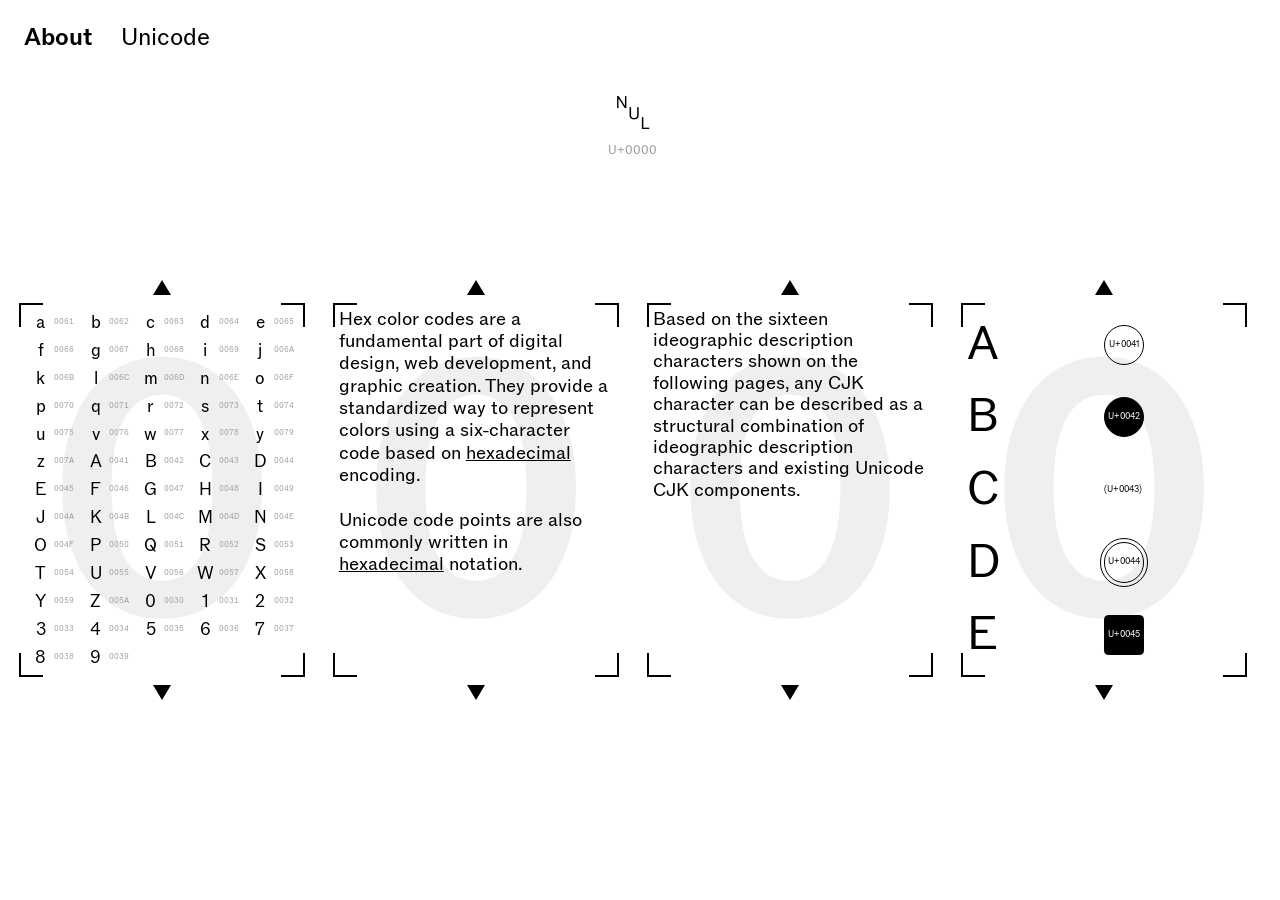
<file: index.html>
<!DOCTYPE html>
<html lang="en">
<head>
  <meta charset="UTF-8">
  <meta name="viewport" content="width=device-width, initial-scale=1.0">
  <title>Content</title>
  <link rel="stylesheet" href="fonts/abc-rom.css">
  <style>
    @font-face {
      font-family: "A-side Inside I";
      src: url("fonts/A-sideInsideI.ttf") format("truetype");
      font-weight: 400;
      font-style: normal;
      font-display: swap;
    }
    @font-face {
      font-family: "A-side Inside II";
      src: url("fonts/A-sideInsideII.ttf") format("truetype");
      font-weight: 400;
      font-style: normal;
      font-display: swap;
    }
    * { box-sizing: border-box; }

    body {
      margin: 0;
      background: #fff;
      color: #000;
      font-family: "ABC ROM", sans-serif;
      font-weight: 500;
    }

    .content-page {
      position: relative;
      min-height: 100vh;
      min-height: 100svh;
      min-height: max(100svh, 376px);
    }

    .circles {
      position: absolute;
      top: 32px;
      left: 32px;
      display: flex;
      flex-direction: column;
      gap: 7px;
      margin: 0;
      padding: 0;
      list-style: none;
      transform:;
      transform-origin: top left;
      z-index: 3;
    }

    .content-item {
      position: relative;
    }

    .item-label {
      font-weight: 500;
      text-align: left;
      font-size: 24px;
      line-height: 1.2;
      white-space: nowrap;
    }

    .numbered-label {
      display: grid;
      grid-template-columns: 1ch auto;
      column-gap: 0.75em;
    }

    .circle {
      display: block;
      width: 17px;
      height: 17px;
      border: 2px solid #000;
      border-radius: 50%;
    }

    .corner-frame {
      position: absolute;
      top: 50%;
      left: 50%;
      transform: translate(-50%, -50%);
      width: 650px;
      height: 850px;
      background: transparent;

    }

    .frame-corner {
      position: absolute;
      width: 24px;
      height: 24px;
      border: 0 solid #000;
    }

    .top-left { top: 0; left: 0; border-top-width: 2px; border-left-width: 2px; }
    .top-right { top: 0; right: 0; border-top-width: 2px; border-right-width: 2px; }
    .bottom-left { bottom: 0; left: 0; border-bottom-width: 2px; border-left-width: 2px; }
    .bottom-right { bottom: 0; right: 0; border-bottom-width: 2px; border-right-width: 2px; }

    .frame-triangle {
      position: absolute;
      background: #000;
    }

    .triangle-top, .triangle-bottom {
      width: 25px;
      height: 21.650635px;
      left: 50%;
      transform: translateX(-50%);
    }

    .triangle-top {
      bottom: calc(100% + 20px);
      clip-path: polygon(50% 0, 100% 100%, 0 100%);
    }

    .triangle-bottom {
      top: calc(100% + 20px);
      clip-path: polygon(0 0, 100% 0, 50% 100%);
    }

    .triangle-left, .triangle-right {
      width: 21.650635px;
      height: 25px;
      top: 50%;
      transform: translateY(-50%);
    }

    .triangle-left {
      right: calc(100% + 20px);
      clip-path: polygon(0 50%, 100% 0, 100% 100%);
    }

    .triangle-right {
      left: calc(100% + 20px);
      clip-path: polygon(0 0, 100% 50%, 0 100%);
    }

    button { font: inherit; color: inherit; cursor: pointer; }
    .directory-button {
      border: 0;
      padding: 0;
      background: none;
      display: grid;
      grid-template-columns: 17px auto;
      column-gap: calc(50px / 3);
      align-items: start;
    }
    .view-toggle { display: block; margin-bottom: 28.8px; }
    .directory-button .circle { margin-top: calc((24px * 1.2 - 17px) / 2); }
    .directory-button[aria-current="page"] .circle,
    .directory-button:hover .circle,
    .directory-button:focus-visible .circle { background: #000; }
    .circle { transition: background-color 150ms ease; }
    .about-page {
      position: absolute;
      inset: 0;
      z-index: 2;
      background: white;
      overflow-y: auto;
      overscroll-behavior: contain;
      transform: translateY(-100%);
      visibility: hidden;
      transition: transform 500ms ease-in-out, visibility 0s 500ms;
    }
    .about-body {
      margin-left: 25%;
      width: 75%;
      padding: 32px 32px 32px 0;
      font-family: "ABC ROM", sans-serif;
      font-weight: 500;
      font-size: 6.5vw;
      line-height: 1;
      overflow-wrap: break-word;
      -webkit-hyphens: none;
      hyphens: none;
    }
    .about-body p { margin: 0 0 0.5em; }
    .about-body p:last-child { margin-bottom: 0; }
    .content-page.is-about .about-page {
      transform: translateY(0);
      visibility: visible;
      transition-delay: 0s;
    }
    .content-page.is-about .section-entry { visibility: hidden; }
    @media (prefers-reduced-motion: reduce) {
      .about-page, .circle { transition: none; }
    }
    .frame-triangle { border: 0; padding: 0; }
    .frame-triangle:disabled { opacity: .2; cursor: default; }
    button:focus-visible, a:focus-visible { outline: 2px solid #777; outline-offset: 5px; }
    .page-viewport { position: absolute; inset: 0; overflow: hidden; }
    .page-sheet { position: absolute; inset: 0; }
    .page-content { position: absolute; inset: 0; background: transparent; height: 100%; padding: clamp(20px, 5vw, 56px) 10px; overflow: auto; display: flex; flex-direction: column; }
    .unicode-intro { margin: 0; font-size: 36px; line-height: 1.2; font-weight: 400; color: #000; }
    .more-info { margin-top: 1.2em; padding-top: 0; flex-shrink: 0; font-size: 36px; line-height: 1.2; font-weight: 400; color: #000; overflow-wrap: anywhere; }
    .more-info[hidden] { display: none; }
    .more-info a { color: #000; }
    .corner-frame { container-type: inline-size; }
    .page-content.is-character-table { padding: 32px 10px 10px; overflow: hidden; background: transparent; }
    .is-character-table .page-body { height: 100%; min-height: 0; }
    .character-chart { height: 100%; display: flex; flex-direction: column; font-weight: 400; background: transparent; }
    .character-table { width: 100%; height: 100%; table-layout: fixed; border-collapse: collapse; }
    .character-table tr { height: calc(100% / 19); }
    .character-table td { border: 0; padding: 0; vertical-align: middle; }
    .character-cell { display: flex; align-items: center; justify-content: center; gap: 1cqw; padding: 0.35cqw; white-space: nowrap; }
    .character-glyph { font-size: 6cqw; line-height: 1; text-align: center; flex: 0 0 1.2em; }
    .character-code { font-size: 1.8cqw; line-height: 1; color: #999; font-variant-numeric: tabular-nums; flex: 0 0 4ch; }
    .self-alphanumeric:not(.self-font-comparison) .character-code { font-size: 2.16cqw; }
    .self-alphanumeric .character-table tr { height: calc(100% / 13); }
    .self-font-comparison .character-glyph { font-family: "A-side Inside I"; font-size: 6.25cqw; font-weight: 400; order: 2; color: #999; }
    .self-font-comparison .character-code { font-size: 4.05cqw; flex-basis: 1.2ch; order: 1; color: #000; }
    .page-content.is-self-process { padding: 32px 10px 10px; overflow: hidden; }
    .is-self-process .page-body { height: 100%; min-height: 0; }
    .self-process { display: grid; grid-template-rows: repeat(4, minmax(0, 1fr)); row-gap: 4cqw; height: 100%; font-weight: 400; color: #000; }
    .process-row { position: relative; display: grid; grid-template-columns: minmax(0, 1fr) 6cqw minmax(0, 1fr); align-items: center; }
    .self-process:not(.self-process-xyz) .process-row:not(:last-child)::after { content: ""; position: absolute; left: calc((100% - 6cqw) / 4); bottom: -2cqw; transform: translate(-50%, 50%); width: 3.6cqw; height: 2.7cqw; background: #999; clip-path: polygon(0 0, 100% 0, 50% 100%); }
    .self-process:not(.self-process-xyz) .process-row:nth-child(3)::after { display: none; }
    .self-process:not(.self-process-xyz) .process-row:nth-child(4)::before { content: ""; position: absolute; top: calc(-2cqw - 1px); left: 50%; transform: translateX(-50%); width: 75cqw; height: 2px; background: #000; }
    .process-item { display: flex; align-items: center; justify-content: center; font-size: 22cqw; line-height: 1; }
    .process-inside-i { font-family: "A-side Inside I"; }
    .process-inside-ii { font-family: "A-side Inside II"; }
    .process-digits { display: grid; grid-template-columns: repeat(2, max-content); grid-template-rows: repeat(2, max-content); gap: 0; align-items: center; justify-items: center; justify-self: center; width: max-content; height: auto; font-size: 10cqw; line-height: 1.2; }
    .process-arrow { display: block; width: 2.7cqw; height: 3.6cqw; background: #999; clip-path: polygon(0 0, 100% 50%, 0 100%); justify-self: center; }
    .self-process-xyz { grid-template-rows: repeat(3, minmax(0, 1fr)); row-gap: 0; }
    .self-process-xyz .process-row::before { display: none; }
    .self-derivation { width: calc(100% - 40px); margin-inline: auto; display: grid; grid-template-rows: repeat(4, minmax(0, 1fr)); height: 100%; color: #000; font-weight: 400; }
    .derivation-row { position: relative; display: grid; grid-template-columns: repeat(2, minmax(0, 1fr)); align-items: center; }
    .derivation-glyph { display: flex; align-items: center; justify-content: flex-start; padding-left: 20px; font-size: 18cqw; line-height: 1; }
    .derivation-row:nth-child(-n+2) .derivation-glyph { font-size: 13.5cqw; }
    .derivation-row:nth-child(n+3) .derivation-glyph { font-size: 22.5cqw; }
    .derivation-label { text-align: left; font-size: 3.2cqw; line-height: 1.15; }
    .derivation-row:not(:last-child)::after { content: ""; position: absolute; left: var(--derivation-arrow-x, 8cqw); bottom: 0; transform: translate(-50%, 50%); width: 3.6cqw; height: 2.7cqw; background: #999; clip-path: polygon(0 0, 100% 0, 50% 100%); }
    .self-nested { height: 100%; display: flex; align-items: center; justify-content: center; font-family: "ABC ROM", sans-serif; font-weight: 400; }
    .nested-box { display: grid; grid-template-columns: repeat(2, minmax(0, 1fr)); grid-template-rows: repeat(2, minmax(0, 1fr)); border: var(--nested-stroke) solid #000; padding: var(--nested-space); gap: var(--nested-space); min-width: 0; min-height: 0; }
    .nested-root { width: 90cqw; height: 104.4cqw; }
    .nested-digit { display: block; min-width: 0; min-height: 0; }
    .nested-digit svg { display: block; width: 100%; height: 100%; overflow: visible; }
    .nested-digit text { font-family: "A-side Inside I"; font-size: 100px; font-weight: 400; fill: #000; }
    .self-poster { height: 100%; color: #000; font-family: "ABC ROM", sans-serif; font-weight: 400; }
    .message-poster { display: grid; grid-template-rows: repeat(5, 0.9em); align-content: start; font-size: 19cqw; line-height: 0.9; }
    .poster-line { display: flex; align-items: center; white-space: nowrap; }
    .poster-inside-i { font-family: "A-side Inside I"; }
    .poster-inside-ii { font-family: "A-side Inside II"; }
    .message-poster-i { font-size: 18cqw; }
    @font-face { font-family: "IDS"; src: url("fonts/IDS.otf") format("opentype"); font-weight: 400; font-style: normal; }
    .ids-description { height: 100%; display: flex; flex-direction: column; font-family: "ABC ROM", sans-serif; font-size: 3cqw; font-weight: 400; line-height: 1.1; }
    .ids-description p { margin: 0 0 1em; }
    .ids-description-title { font-size: inherit; }
    .ids-description-list { flex: 1; display: grid; grid-template-rows: repeat(12, 1fr); }
    .ids-description-row { display: grid; grid-template-columns: 20% 30% 50%; gap: 0; align-items: center; }
    .ids-description-symbol { font-family: "PingFang SC", "Noto Sans CJK SC", sans-serif; font-size: inherit; }
    .ids-description-row > span:nth-child(2) { text-align: center; justify-self: center; transform: translateX(-70px); }
    .ids-description-row > span:nth-child(3) { padding-left: 0; }
    .ids-description > p { margin-left: 50%; font-size: inherit; }
    .ids-half { overflow: hidden !important; }
    @font-face { font-family: "Hanyi Qihei"; src: url("fonts/Hanyi-Qihei-Book.otf") format("opentype"); font-weight: 400; }
    .ids-examples { height: 100%; display: grid; grid-template-columns: 1fr 1fr; grid-auto-rows: 1fr; gap: 2cqw 4cqw; }
    .ids-examples-lined .ids-example { width: 80%; justify-self: center; padding-bottom: 1cqw; }
    .ids-examples-lined .ids-example:nth-last-child(2)::after { display: none; }
    .ids-examples-lined { column-gap: 0; position: relative; }
    .ids-examples-lined .ids-example:nth-child(odd) { position: relative; }
    .ids-examples-lined .ids-example:nth-child(odd)::after { content: ""; position: absolute; left: -12.5%; width: 250%; height: 1px; background: #ddd; bottom: 0; }
    .ids-flow { height: 100%; display: flex; flex-direction: column; justify-content: space-evenly; }
    .draft-chart { height: 100%; display: grid; grid-template-rows: repeat(5, 1fr); font-family: "ABC ROM", "Hanyi Qihei", sans-serif; font-weight: 400; }
    .draft-row { display: grid; grid-template-columns: 1fr 1fr; align-items: center; }
    .draft-original { font-size: 16cqw; }
    .draft-result { display: flex; flex-direction: column; align-items: flex-start; font-size: 12cqw; line-height: 1; }
    .draft-code { font-size: 3cqw; line-height: 1; white-space: nowrap; }
    .draft-badge { width: 14cqw; height: 14cqw; display: flex; align-items: center; justify-content: center; border: 1px solid #000; border-radius: 50%; font-size: 3cqw; }
    .draft-badge.filled { background: #000; color: #fff; }
    .draft-badge.double { outline: 1px solid #000; outline-offset: 3px; }
    .draft-badge.square { border-radius: 1.5cqw; }
    .draft-scribble { width: 14cqw; height: 10cqw; fill: none; stroke: #000; stroke-width: 4; stroke-linecap: round; stroke-linejoin: round; }
    .draft-alternate { display: flex; align-items: flex-end; position: relative; padding-left: 2cqw; }
    .draft-alternate .draft-code { writing-mode: vertical-rl; transform: rotate(180deg); font-size: 2cqw; position: absolute; left: 0; bottom: var(--code-bottom, 0px); line-height: 1; }
    .draft-alternate .alternate-glyph { font-size: 16cqw; line-height: 1; }
    .ids-example { display: grid; grid-template-columns: 1fr 1fr 2fr; gap: 1cqw; align-items: center; font-family: "ABC ROM", "Hanyi Qihei", sans-serif; font-weight: 400; font-size: 6cqw; line-height: 1; }
    .ids-components { display: flex; justify-content: space-between; align-items: center; min-width: 0; }
    .ids-example span { white-space: nowrap; }
    .ids-operator { width: 1em; height: 1em; fill: none; stroke: black; stroke-width: 3; stroke-dasharray: 8 6; }
    .ids-flow { font-family: "IDS"; font-weight: 400; font-size: 9cqw; line-height: 1; letter-spacing: normal; text-align: left; }
    .ids-justified { position: relative; display: block; font-size: 9cqw; line-height: 1; padding: 0; }
    .ids-justified > div { text-align: justify; text-align-last: justify; }
    .ids-justified > .ids-letter-row { display: flex; justify-content: space-between; }
    .ids-justified > .ids-specimen-label { position: absolute; top: 66.666%; left: 0; text-align: left; text-align-last: left; font-size: 9cqw; }
    .ids-flow > div { min-height: 1em; white-space: pre-wrap; overflow-wrap: anywhere; }
    .ids-specimen { display: block; width: 100%; height: 100%; overflow: visible; }
    .page-content.is-ids-page { padding: 32px 10px 10px; overflow: hidden; }
    .is-ids-page .page-body { height: 100%; min-height: 0; }
    .ids-intro { font-family: "ABC ROM", sans-serif; font-weight: 400; font-size: 36px; line-height: 1.2; }
    .ids-intro h2 { font-size: inherit; font-weight: 400; margin: 0 0 1em; }
    .ids-intro p { margin: 0 0 1em; }
    .ids-intro img { display: block; width: 100%; height: auto; }
    .design-credit { position: fixed; left: 32px; bottom: 24px; z-index: 4; margin: 0; font-family: "ABC ROM", sans-serif; font-size: 14px; font-weight: 400; }
    .hex-demonstration { height: calc(100% - 10px); margin-top: 10px; display: flex; flex-direction: column; justify-content: flex-start; gap: 4cqw; font-family: "ABC ROM", sans-serif; font-weight: 400; font-size: 11cqw; line-height: 1; }
    .hex-equation { display: grid; grid-template-columns: 7ch 1ch 1fr; gap: 2cqw; align-items: center; text-align: left; }
    .hex-poster-image { display: block; width: 100%; height: 100%; object-fit: contain; object-position: center; }
    .hex-caption { margin: 0 0 0.25cqw; font-size: 3cqw; line-height: 1.2; color: #999; }
    .hex-arrow { width: 3.6cqw; height: 2.7cqw; flex-shrink: 0; background: #999; clip-path: polygon(0 0, 100% 0, 50% 100%); margin: 1cqw 0 1cqw; position: relative; left: 0.335em; transform: translateX(-50%); }
    .hex-swatch { display: block; width: 12cqw; height: 12cqw; background: #000041; }
    .frame-pagination { font-family: "ABC ROM", sans-serif; font-weight: 400; font-variant-numeric: normal; position: absolute; left: 10px; top: 10px; margin: 0; font-size: 18px; line-height: 1; display: flex; gap: 0; }
    .page-number-window { position: relative; display: inline-block; width: 1ch; height: 1em; overflow: hidden; color: #999; }
    .page-number-window span { position: absolute; inset: 0; }
    .page-body { position: relative; flex-shrink: 0; }
    .corner-frame {
      width: min(650px, calc(100vw - 120px), calc((100svh - 120px) * 650 / 850));
      height: auto;
      aspect-ratio: 650 / 850;
    }
    .content-page { min-height: max(100svh, 360px); }
    .circles.is-obscured .section-entry { visibility: hidden; }
    .section-number {
      position: absolute;
      inset: 0;
      display: flex;
      align-items: center;
      justify-content: center;
      font-family: "ABC ROM", sans-serif;
      font-weight: 500;
      font-size: var(--section-number-size);
      line-height: 1;
      color: #bfbfbf;
      opacity: 0.25;
      pointer-events: none;
    }
    .section-number { transform: translateY(calc(100% / 30)); }
    .section-number[data-number="1"] { transform: translate(-5%, calc(100% / 30)); }
    @media (max-height: 359px) {
      .corner-frame { width: min(650px, calc(100vw - 120px), 183px); }
    }

    [hidden] { display: none !important; }
    .project-grid { position: absolute; top: 0; left: 0; width: 100%; display: grid; grid-template-columns: repeat(4, minmax(0, 1fr)); gap: 40px; padding: 270px 32px 60px; }
    .project-grid .corner-frame, .unicode-panel .corner-frame { position: relative; left: auto; top: auto; transform: none; width: 100%; max-width: 650px; }
    .project-grid .corner-frame:focus-visible { outline: 1px solid #999; outline-offset: 8px; }
    .unicode-panel { position: absolute; top: 0; left: 0; width: 100%; padding: 210px 60px 60px; }
    .unicode-panel .corner-frame { margin: 0 auto; }
    .about-page { position: absolute; top: 0; left: 0; width: 100%; min-height: 100svh; transform: none; visibility: visible; transition: none; }
    .about-body { padding-top: 210px; }
    .view-toggle { margin-bottom: 0; }
    .unicode-toggle { display: block; margin-bottom: 28.8px; }
    .content-page[data-view="website"] .section-entry, .content-page[data-view="unicode"] .section-entry { display: none; }
    .corner-frame .unicode-intro, .corner-frame .more-info, .corner-frame .ids-intro { font-size: 5.54cqw; }
    .frame-pagination { font-size: clamp(12px, 2.77cqw, 18px); }
    .corner-frame .page-content { padding-top: 32px; }
    @media (max-width: 1100px) { .project-grid { grid-template-columns: repeat(2, minmax(0, 1fr)); gap: 48px; } }
    @media (max-width: 650px) { .project-grid { grid-template-columns: 1fr; padding-top: 290px; } .circles { transform: scale(.85); } .about-body { margin-left: 0; width: 100%; padding: 230px 32px 32px; font-size: 8vw; } }

    .circles { display: flex; flex-direction: row; align-items: center; gap: 28px; top: 24px; left: 24px; transform: none; }
    .view-toggle, .unicode-toggle { margin: 0; }
    .directory-button .item-label { font-size: 24px; }
    .directory-button { transition: color 150ms ease; }
    .directory-button:hover, .directory-button:focus-visible { color: #999; }
    .unicode-result { position: absolute; top: 72px; left: 50%; transform: translateX(-50%); display: flex; flex-direction: column; align-items: center; line-height: 1; }
    .unicode-result-glyph { font-size: 48px; font-weight: 400; }
    .unicode-result-code { margin-top: 6px; font-size: 12px; font-weight: 400; color: #999; }
    .project-grid { inset: 154px 0 42px; width: 100%; padding: 0 24px; display: grid; grid-template-columns: repeat(var(--frame-columns, 4), var(--frame-width, 20vw)); gap: 44px; place-content: center; }
    .project-grid .corner-frame { width: var(--frame-width); max-width: none; }
    .corner-frame .triangle-top { bottom: calc(100% + 8px); }
    .corner-frame .triangle-bottom { top: calc(100% + 8px); }
    .corner-frame .frame-triangle { width: 18px; height: 15px; }
    .corner-frame .frame-triangle:hover { background: #999; }
    .corner-frame .page-content { padding-top: 10px; }
    .section-number[data-number="1"] { transform: translateY(calc(100% / 30)); }
    .unicode-panel { padding-top: 110px; }
    .about-body { padding-top: 110px; }
    @media (max-width: 650px) {
      .circles { transform: none; }
      .project-grid { grid-template-columns: repeat(var(--frame-columns), var(--frame-width)); padding: 0 24px; }
      .about-body { padding: 110px 24px 24px; }
    }

    .about-body { padding-top: 24px; }
    .unicode-panel { padding: 0; }
    .unicode-body .unicode-intro { font-family: inherit; font-size: inherit; font-weight: inherit; line-height: inherit; margin-bottom: .5em; }
    .unicode-body a { color: #000; overflow-wrap: anywhere; }
    .unicode-alphabet { width: min(650px, 100%); height: auto; aspect-ratio: 650 / 850; container-type: inline-size; margin: .5em 0; }
    .unicode-alphabet .character-chart { width: 100%; height: 100%; }
    @media (max-width: 650px) { .about-body { padding-top: 84px; } }
    .project-grid { inset: 150px 0; }
    .project-grid { gap: 64px; }
    .project-grid.single-column { bottom: auto; padding-bottom: 50px; }

    /* Responsive changes affect the arrangement, not the frame's aspect ratio. */
    .circles { position: fixed; z-index: 30; margin: 0; background: white; }
    .project-grid { inset: 240px 0 160px; align-content: center; row-gap: 96px; column-gap: 64px; }
    .project-grid.single-column { bottom: 160px; padding-bottom: 0; }
    .project-caption { position: absolute; top: calc(100% + 34px); left: 0; width: 100%; margin: 0; color: #999; font-size: 12px; line-height: 1.2; text-align: center; font-weight: 400; }
    .unicode-result { top: 90px; }
    .unicode-alphabet { width: 100%; }
    .poster-lightbox { width: 96vw; height: 96vh; max-width: none; max-height: none; padding: 24px; border: 0; background: white; }
    .poster-lightbox::backdrop { background: #000a; }
    .poster-lightbox img { width: 100%; height: 100%; object-fit: contain; }
    .poster-lightbox button { position: absolute; right: 12px; top: 8px; border: 0; background: white; font-size: 28px; cursor: pointer; }
    .hex-poster-image { cursor: zoom-in; }
    .page-sheet[data-section="1"][data-slide="0"] .page-content,
    .page-sheet[data-section="1"][data-slide="1"] .page-content { padding: 3cqw 1.5cqw; }
    .self-alphanumeric:not(.self-font-comparison) .character-code { font-size: 2.592cqw; }
    .self-font-comparison .character-glyph { font-size: 7.5cqw; }
    .page-sheet[data-section="1"][data-slide="2"] .page-content,
    .page-sheet[data-section="1"][data-slide="3"] .page-content,
    .page-sheet[data-section="1"][data-slide="4"] .page-content { padding: 1.5cqw; }
    .process-item { font-size: 26.4cqw; }
    .process-digits { font-size: 12cqw; }
    .self-derivation { width: 100%; }
    .derivation-glyph { padding-left: 1cqw; }
    .derivation-row:nth-child(-n+2) .derivation-glyph { font-size: 16.2cqw; }
    .derivation-row:nth-child(n+3) .derivation-glyph { font-size: 27cqw; }
    .derivation-label { font-size: 3.84cqw; }
    .message-poster { font-size: 20.9cqw; }
    .message-poster-i { font-size: 19.8cqw; }
    .page-sheet[data-section="2"][data-slide="1"] .page-content { padding: 2cqw; }
    .hex-demonstration { margin: 0; height: 100%; font-size: 13.2cqw; gap: 3cqw; }
    .hex-equation { grid-template-columns: 7ch 1ch 1fr; gap: .4cqw; }
    .hex-swatch { width: 14.4cqw; height: 14.4cqw; }
    .ids-intro { height: 100%; display: flex; flex-direction: column; justify-content: space-evenly; font-size: 6.5cqw !important; line-height: 1.15; }
    .ids-intro h2, .ids-intro p { margin: 0; }
    .ids-description { font-size: 3.6cqw; }
    .ids-examples-lined .ids-example { width: 72.727%; }
    .ids-examples-lined .ids-example:nth-child(odd)::after { left: -18.75%; width: 275%; }
    .ids-justified { display: flex; flex-direction: column; justify-content: space-between; }
    .ids-justified > .ids-specimen-label { font-size: 27cqw; white-space: nowrap; }

    .project-caption { top: auto; bottom: calc(100% + 49px); }
    .page-sheet[data-section="1"][data-slide="4"] .self-derivation,
    .corner-frame[data-section="4"] .draft-chart { transform: translateX(30px); }
    .poster-lightbox { inset: 0; margin: auto; width: 100vw; height: 100dvh; padding: 0; background: transparent; overflow: hidden; cursor: zoom-out; }
    .poster-lightbox img { display: block; object-fit: contain; }
    .page-sheet[data-section="3"][data-slide="0"] .page-content { padding: 1.5cqw; }
    .page-sheet[data-section="3"][data-slide="0"] .ids-intro { justify-content: flex-start; gap: 1em; }
    .ids-description-list { grid-template-rows: repeat(6, 1fr); }
    .ids-description { font-size: 4.2cqw; }
    .ids-description > p { margin-left: 0; }
    .ids-description-row > span:nth-child(2) { transform: none; }
    .ids-examples-lined .ids-example { width: 66.116%; }
    .ids-examples-lined .ids-example:nth-child(odd)::after { left: -25.625%; width: 302.5%; }
    .ids-justified > .ids-specimen-label { font-size: 20.25cqw; transform: none; }
    .page-sheet[data-section="3"][data-specimen="6"] .ids-justified,
    .page-sheet[data-section="3"][data-specimen="8"] .ids-justified { justify-content: flex-start; gap: 0; font-size: 13.5cqw; line-height: .5; }
    .page-sheet[data-section="3"][data-specimen="6"] .ids-flow > div,
    .page-sheet[data-section="3"][data-specimen="8"] .ids-flow > div { min-height: .5em; text-align: left; text-align-last: left; }

    .unicode-alphabet { aspect-ratio: 650 / 1020; margin-left: 0; }
    .unicode-alphabet .character-cell { justify-content: flex-start; padding-left: 0; }
    .unicode-alphabet .character-glyph { text-align: left; }

    html { scrollbar-gutter: stable; }
    .page-content { overflow: hidden; }
    .page-sheet { backface-visibility: hidden; }
    .ids-description-list { height: 100%; }
    .page-sheet[data-section="3"][data-slide="8"] .ids-justified,
    .page-sheet[data-section="3"][data-slide="10"] .ids-justified { line-height: .6; }
    .page-sheet[data-section="3"][data-slide="8"] .ids-flow > div,
    .page-sheet[data-section="3"][data-slide="10"] .ids-flow > div { min-height: .6em; }

    .directory-button .item-label, .about-body { font-weight: 400; }
    .hex-poster-image:focus, .hex-poster-image:focus-visible,
    .project-grid .corner-frame:focus, .project-grid .corner-frame:focus-visible { outline: none; }
    .derivation-glyph { justify-content: center; padding-left: 0; }
    .derivation-row:nth-child(2) .derivation-glyph { justify-content: flex-start; }
    .ids-description-row > span:nth-child(2) { transform: translateX(-20px); }
    .page-sheet[data-section="3"][data-slide="6"] .ids-flow { font-size: 10.8cqw; }
    .page-sheet[data-section="3"][data-slide="8"] .ids-justified,
    .page-sheet[data-section="3"][data-slide="10"] .ids-justified { line-height: .72; }
    .page-sheet[data-section="3"][data-slide="8"] .ids-flow > div,
    .page-sheet[data-section="3"][data-slide="10"] .ids-flow > div { min-height: .72em; }

    .directory-button .item-label { font-weight: 400; }
    .about-body { font-weight: 500; }
    .ids-description-row > span:nth-child(2) { font-size: 1.25em; }
    .page-sheet[data-section="3"][data-slide="6"] .ids-flow { font-size: 13.5cqw; }
    .page-sheet[data-section="3"][data-slide="8"] .ids-justified { line-height: .792; }
    .page-sheet[data-section="3"][data-slide="8"] .ids-flow > div { min-height: .792em; }
    .draft-alternate .alternate-glyph > .draft-code { position: static; display: block; writing-mode: horizontal-tb; transform: none; font-size: 3cqw; line-height: 1; }
    .page-sheet[data-section="1"][data-slide="4"] .self-derivation { transform: none; }
    .page-sheet[data-section="1"][data-slide="4"] .derivation-glyph { justify-content: flex-start; padding-left: 0; }

    body { overflow-x: clip; }
    .page-sheet { width: 100%; transform: translate3d(0,0,0); }
    .page-sheet[data-section="2"][data-slide="0"] .unicode-intro,
    .page-sheet[data-section="3"][data-slide="0"] .ids-intro { font-size: 6.5cqw !important; }
    .hex-equation { grid-template-columns: minmax(0, 1fr) 1ch 14.4cqw; column-gap: 2cqw; width: 100%; }
    .hex-demonstration { font-size: 12.5cqw; }
    .page-sheet[data-section="1"][data-slide="4"] .derivation-row:not(:nth-child(2)) .derivation-glyph { width: 27cqw; justify-content: center; }
    .ids-description-row > span:nth-child(2) { font-size: 1.5625em; }
    .draft-row:last-child .draft-alternate > .draft-code,
    .draft-row:last-child .draft-alternate .alternate-glyph > .draft-code { font-size: 3cqw; }

    .project-grid { align-items: start; }
    .project-grid .corner-frame .page-content { padding: 2cqw !important; }
    .project-grid .page-body { width: 100%; margin: 0; }
    .project-grid .self-derivation,
    .project-grid .draft-chart { margin-left: 0; transform: none !important; }
    .project-grid .hex-demonstration { margin-top: 0; }

    .view-toggle .item-label { font-weight: 500; }
    .unicode-toggle .item-label { font-weight: 400; font-style: normal; }
    .content-page[data-view="website"] .view-toggle .item-label,
    .content-page[data-view="unicode"] .view-toggle .item-label { font-weight: 400; font-style: normal; }

    .outgoing-sheet { pointer-events: none; }

    .page-sheet[data-section="3"][data-slide="1"] .ids-intro { justify-content: flex-start; font-size: 6.5cqw !important; }

    .page-sheet[data-section="3"][data-slide="7"] .ids-specimen-label { font-size: 16.2cqw; }

    .page-sheet[data-section="3"][data-slide="8"] .ids-flow { font-size: 10.8cqw; }

    @media (max-width: 650px) {
      .circles {
        top: 0;
        left: 0;
        width: 100%;
        min-height: 76px;
        padding: calc(24px + env(safe-area-inset-top, 0px)) 24px 24px;
        box-sizing: border-box;
        background: #fff;
        z-index: 100;
        isolation: isolate;
      }
    }

    .page-sheet[data-section="3"][data-slide="9"] .ids-specimen-label { font-size: 15.1875cqw; }

    .self-process:not(.self-process-xyz) .process-row:nth-child(2)::after { bottom: -3.5cqw; }
    .derivation-row:not(:last-child)::after { left: var(--arrow-x); top: var(--arrow-y); bottom: auto; transform: translate(-50%, -50%); }
    .ids-description .ids-abbreviation { margin: 0 0 2cqw 50%; color: #aaa; font-size: 2.2cqw; line-height: 1.2; }
    .page-sheet[data-section="4"][data-slide="3"] .draft-row:last-child .draft-alternate { padding-left: 4.5cqw; }
  </style>
</head>
<body>
  <main class="content-page" aria-label="Content">
    <ul class="circles">
      <li class="content-item"><button class="directory-button view-toggle" aria-expanded="false" aria-controls="about-page"><span class="item-label">About</span></button></li>
      <li class="content-item"><button class="directory-button unicode-toggle"><span class="item-label">Unicode</span></button></li>
    </ul>
    <section class="about-page" id="about-page" aria-label="About" aria-hidden="true" inert>
      <div class="about-body">
        <p>This website documents Yilin Shen’s ongoing exploration of Unicode.</p>
        <p>Begun in October 2024, the project examines the principles and algorithms underlying Unicode, while exploring the visual potential of the medium itself. Both strands approach Unicode as a working language.</p>
      </div>
    </section>
    <output class="unicode-result" aria-live="polite" aria-label="Unicode character from four page numbers"><span class="unicode-result-glyph"></span><span class="unicode-result-code"></span></output>
    <section class="project-grid" aria-label="Four projects"></section>
    <section class="unicode-panel" hidden aria-label="About Unicode"></section>

  </main>
<template id="ids-page-0"><div class="ids-intro"><p>Based on the sixteen ideographic description characters shown on the following pages, any CJK character can be described as a structural combination of ideographic description characters and existing Unicode CJK components.</p></div></template>
<template id="ids-intro-continuation"><div class="ids-intro"><p>Extending the same logic, Latin characters can also be constructed through ideographic description characters combined with existing Unicode Latin forms.</p></div></template>




<template id="ids-page-1"><div class="ids-description"><p class="ids-abbreviation">IDS=<br>Ideographic Description Character</p><div class="ids-description-list"><div class="ids-description-row"><span>2FF0</span><span class="ids-description-symbol">⿰</span><span>IDS left to right</span></div><div class="ids-description-row"><span>2FF1</span><span class="ids-description-symbol">⿱</span><span>IDS above to below</span></div><div class="ids-description-row"><span>2FF2</span><span class="ids-description-symbol">⿲</span><span>IDS left to middle and right</span></div><div class="ids-description-row"><span>2FF3</span><span class="ids-description-symbol">⿳</span><span>IDS above to middle and below</span></div><div class="ids-description-row"><span>2FF4</span><span class="ids-description-symbol">⿴</span><span>IDS full surround</span></div><div class="ids-description-row"><span>2FF5</span><span class="ids-description-symbol">⿵</span><span>IDS surround from above</span></div></div></div></template>
<template id="ids-description-continuation"><div class="ids-description"><p class="ids-abbreviation">IDS=<br>Ideographic Description Character</p><div class="ids-description-list"><div class="ids-description-row"><span>2FF6</span><span class="ids-description-symbol">⿶</span><span>IDS surround from below</span></div><div class="ids-description-row"><span>2FF7</span><span class="ids-description-symbol">⿷</span><span>IDS surround from left</span></div><div class="ids-description-row"><span>2FF8</span><span class="ids-description-symbol">⿸</span><span>IDS surround from upper left</span></div><div class="ids-description-row"><span>2FF9</span><span class="ids-description-symbol">⿹</span><span>IDS surround from upper right</span></div><div class="ids-description-row"><span>2FFA</span><span class="ids-description-symbol">⿺</span><span>IDS surround from lower left</span></div><div class="ids-description-row"><span>2FFB</span><span class="ids-description-symbol">⿻</span><span>IDS overlaid</span></div></div></div></template>

<template id="ids-page-4"><div class="ids-flow ids-justified"><div class="ids-letter-row"><span>A</span><span>B</span><span>C</span><span>D</span><span>E</span><span>F</span><span>G</span><span>H</span></div><div class="ids-letter-row"><span>I</span><span>J</span><span>K</span><span>L</span><span>M</span><span>N</span><span>O</span><span>P</span></div><div class="ids-letter-row"><span>Q</span><span>R</span><span>S</span><span>T</span><span>U</span><span>V</span><span>W</span><span>X</span></div><div class="ids-letter-row"><span>Y</span><span>Z</span><span>a</span><span>b</span><span>c</span><span>d</span><span>e</span><span>f</span></div><div class="ids-letter-row"><span>g</span><span>h</span><span>i</span><span>j</span><span>k</span><span>l</span><span>m</span><span>n</span></div><div class="ids-letter-row"><span>o</span><span>p</span><span>q</span><span>r</span><span>s</span><span>t</span><span>u</span><span>v</span></div><div class="ids-letter-row"><span>w</span><span>x</span><span>y</span><span>z</span><span>1</span><span>2</span><span>3</span><span>4</span></div><div class="ids-letter-row"><span>5</span><span>6</span><span>7</span><span>8</span><span>9</span><span>0</span><span>!</span><span>@</span></div><div class="ids-letter-row"><span>#</span><span>$</span><span>%</span><span>&amp;</span><span>*</span><span>+</span><span>=</span></div></div></template>
<template id="ids-page-5"><div class="ids-flow ids-justified"><div class="ids-specimen-label">Word</div></div></template>
<template id="ids-page-6"><div class="ids-flow ids-justified"><div>Ideographic</div><div>Description</div><div>Sequences</div><div>Typography-</div><div>ish</div><div>Method</div></div></template>
<template id="ids-page-7"><div class="ids-flow ids-justified"><div class="ids-specimen-label">Sentence</div></div></template>
<template id="ids-page-8"><div class="ids-flow ids-justified"><div>The</div><div>&#32;quick</div><div>&#32;&#32;brown</div><div>&#32;&#32;&#32;fox</div><div>&#32;&#32;&#32;&#32;jumps</div><div>&#32;&#32;&#32;&#32;&#32;over</div><div>&#32;&#32;&#32;&#32;&#32;&#32;the</div><div>&#32;&#32;&#32;&#32;&#32;&#32;&#32;lazy</div><div>&#32;&#32;&#32;&#32;&#32;&#32;&#32;&#32;dog.</div></div></template>


<template id="ids-page-2"><div class="ids-examples ids-examples-lined"><div class="ids-example"><span>K</span><svg viewBox="0 0 100 100" class="ids-operator" aria-hidden="true"><rect x="2" y="2" width="96" height="96"/><path d="M50 0V100"/></svg><div class="ids-components"><span>I</span><span>&lt;</span></div></div><div class="ids-example"><span>相</span><svg viewBox="0 0 100 100" class="ids-operator" aria-hidden="true"><rect x="2" y="2" width="96" height="96"/><path d="M50 0V100"/></svg><div class="ids-components"><span>木</span><span>目</span></div></div><div class="ids-example"><span>H</span><svg viewBox="0 0 100 100" class="ids-operator" aria-hidden="true"><rect x="2" y="2" width="96" height="96"/><path d="M33 0V100M67 0V100"/></svg><div class="ids-components"><span>I</span><span>-</span><span>I</span></div></div><div class="ids-example"><span>衍</span><svg viewBox="0 0 100 100" class="ids-operator" aria-hidden="true"><rect x="2" y="2" width="96" height="96"/><path d="M33 0V100M67 0V100"/></svg><div class="ids-components"><span>彳</span><span>氵</span><span>亍</span></div></div><div class="ids-example"><span>B</span><svg viewBox="0 0 100 100" class="ids-operator" aria-hidden="true"><rect x="2" y="2" width="96" height="96"/><path d="M0 50H100"/></svg><div class="ids-components"><span>D</span><span>D</span></div></div><div class="ids-example"><span>杏</span><svg viewBox="0 0 100 100" class="ids-operator" aria-hidden="true"><rect x="2" y="2" width="96" height="96"/><path d="M0 50H100"/></svg><div class="ids-components"><span>木</span><span>口</span></div></div><div class="ids-example"><span>I</span><svg viewBox="0 0 100 100" class="ids-operator" aria-hidden="true"><rect x="2" y="2" width="96" height="96"/><path d="M0 33H100M0 67H100"/></svg><div class="ids-components"><span>-</span><span>I</span><span>-</span></div></div><div class="ids-example"><span>京</span><svg viewBox="0 0 100 100" class="ids-operator" aria-hidden="true"><rect x="2" y="2" width="96" height="96"/><path d="M0 33H100M0 67H100"/></svg><div class="ids-components"><span>亠</span><span>口</span><span>小</span></div></div><div class="ids-example"><span>©</span><svg viewBox="0 0 100 100" class="ids-operator" aria-hidden="true"><rect x="2" y="2" width="96" height="96"/><path d="M22 22H78V78H22Z"/></svg><div class="ids-components"><span>O</span><span>C</span></div></div><div class="ids-example"><span>回</span><svg viewBox="0 0 100 100" class="ids-operator" aria-hidden="true"><rect x="2" y="2" width="96" height="96"/><path d="M22 22H78V78H22Z"/></svg><div class="ids-components"><span>口</span><span>口</span></div></div><div class="ids-example"><span>Ǔ</span><svg viewBox="0 0 100 100" class="ids-operator" aria-hidden="true"><rect x="2" y="2" width="96" height="96"/><path d="M22 0V72H78V0"/></svg><div class="ids-components"><span>U</span><span>∨</span></div></div><div class="ids-example"><span>凶</span><svg viewBox="0 0 100 100" class="ids-operator" aria-hidden="true"><rect x="2" y="2" width="96" height="96"/><path d="M22 0V72H78V0"/></svg><div class="ids-components"><span>凵</span><span>㐅</span></div></div><div class="ids-example"><span>A</span><svg viewBox="0 0 100 100" class="ids-operator" aria-hidden="true"><rect x="2" y="2" width="96" height="96"/><path d="M0 24H72V100"/></svg><div class="ids-components"><span>Λ</span><span>-</span></div></div><div class="ids-example"><span>凰</span><svg viewBox="0 0 100 100" class="ids-operator" aria-hidden="true"><rect x="2" y="2" width="96" height="96"/><path d="M0 24H72V100"/></svg><div class="ids-components"><span>几</span><span>皇</span></div></div><div class="ids-example"><span>E</span><svg viewBox="0 0 100 100" class="ids-operator" aria-hidden="true"><rect x="2" y="2" width="96" height="96"/><path d="M22 100V22H100"/></svg><div class="ids-components"><span>[</span><span>-</span></div></div><div class="ids-example"><span>凶</span><svg viewBox="0 0 100 100" class="ids-operator" aria-hidden="true"><rect x="2" y="2" width="96" height="96"/><path d="M22 100V22H100"/></svg><div class="ids-components"><span>匚</span><span>㐅</span></div></div></div></template>
<template id="ids-page-3"><div class="ids-examples ids-examples-lined"><div class="ids-example"><span>Q</span><svg viewBox="0 0 100 100" class="ids-operator" aria-hidden="true"><rect x="2" y="2" width="96" height="96"/><path d="M0 22H78V100"/></svg><div class="ids-components"><span>O</span><span>\</span></div></div><div class="ids-example"><span>病</span><svg viewBox="0 0 100 100" class="ids-operator" aria-hidden="true"><rect x="2" y="2" width="96" height="96"/><path d="M0 22H78V100"/></svg><div class="ids-components"><span>疒</span><span>丙</span></div></div><div class="ids-example"><span>Ł</span><svg viewBox="0 0 100 100" class="ids-operator" aria-hidden="true"><rect x="2" y="2" width="96" height="96"/><path d="M22 0V78H100"/></svg><div class="ids-components"><span>L</span><span>/</span></div></div><div class="ids-example"><span>超</span><svg viewBox="0 0 100 100" class="ids-operator" aria-hidden="true"><rect x="2" y="2" width="96" height="96"/><path d="M22 0V78H100"/></svg><div class="ids-components"><span>走</span><span>召</span></div></div><div class="ids-example"><span>ɗ</span><svg viewBox="0 0 100 100" class="ids-operator" aria-hidden="true"><rect x="2" y="2" width="96" height="96"/><path d="M0 22H78V100"/></svg><div class="ids-components"><span>¬</span><span>o</span></div></div><div class="ids-example"><span>戒</span><svg viewBox="0 0 100 100" class="ids-operator" aria-hidden="true"><rect x="2" y="2" width="96" height="96"/><path d="M0 22H78V100"/></svg><div class="ids-components"><span>戈</span><span>廾</span></div></div><div class="ids-example"><span>÷</span><svg viewBox="0 0 100 100" class="ids-operator" aria-hidden="true"><rect x="2" y="2" width="96" height="96"/><path d="M40 0H0V60H60V0H40M40 40H100V100H40Z"/></svg><div class="ids-components"><span>:</span><span>-</span></div></div><div class="ids-example"><span>巫</span><svg viewBox="0 0 100 100" class="ids-operator" aria-hidden="true"><rect x="2" y="2" width="96" height="96"/><path d="M40 0H0V60H60V0H40M40 40H100V100H40Z"/></svg><div class="ids-components"><span>工</span><span>从</span></div></div><div class="ids-example"><span>Ð</span><svg viewBox="0 0 100 100" class="ids-operator" aria-hidden="true"><rect x="2" y="2" width="96" height="96"/><path d="M40 0H0V60H60V0H40M40 40H100V100H40Z"/></svg><div class="ids-components"><span>-</span><span>D</span></div></div><div class="ids-example"><span>叉</span><svg viewBox="0 0 100 100" class="ids-operator" aria-hidden="true"><rect x="2" y="2" width="96" height="96"/><path d="M40 0H0V60H60V0H40M40 40H100V100H40Z"/></svg><div class="ids-components"><span>又</span><span>丶</span></div></div><div class="ids-example"><span>ħ</span><svg viewBox="0 0 100 100" class="ids-operator" aria-hidden="true"><rect x="2" y="2" width="96" height="96"/><path d="M50 0V100"/></svg><div class="ids-components"><span>-</span><span>h</span></div></div><div class="ids-example"><span>冰</span><svg viewBox="0 0 100 100" class="ids-operator" aria-hidden="true"><rect x="2" y="2" width="96" height="96"/><path d="M50 0V100"/></svg><div class="ids-components"><span>水</span><span>丶</span></div></div></div></template>
<template id="draft-page-0"><div class="draft-chart"><div class="draft-row"><span class="draft-original">A</span><div class="draft-result"><span class="draft-badge ">U+0041</span></div></div><div class="draft-row"><span class="draft-original">B</span><div class="draft-result"><span class="draft-badge filled">U+0042</span></div></div><div class="draft-row"><span class="draft-original">C</span><div class="draft-result"><span class="draft-code">(U+0043)</span></div></div><div class="draft-row"><span class="draft-original">D</span><div class="draft-result"><span class="draft-badge double">U+0044</span></div></div><div class="draft-row"><span class="draft-original">E</span><div class="draft-result"><span class="draft-badge filled square">U+0045</span></div></div></div></template>
<template id="draft-page-1"><div class="draft-chart"><div class="draft-row"><span class="draft-original">A</span><div class="draft-result"><span>U</span><span class="draft-code">+0041</span></div></div><div class="draft-row"><span class="draft-original">B</span><div class="draft-result"><span>U</span><span class="draft-code">+0042</span></div></div><div class="draft-row"><span class="draft-original">C</span><div class="draft-result"><span>U</span><span class="draft-code">+0043</span></div></div><div class="draft-row"><span class="draft-original">D</span><div class="draft-result"><span>U</span><span class="draft-code">+0044</span></div></div><div class="draft-row"><span class="draft-original">E</span><div class="draft-result"><span>U</span><span class="draft-code">+0045</span></div></div></div></template>
<template id="draft-page-2"><div class="draft-chart"><div class="draft-row"><span class="draft-original">A</span><div class="draft-result"><svg class="draft-scribble" viewBox="0 0 100 100" aria-label="Experimental glyph A"><path d="M10 45C15 12 65 20 75 30S60 65 35 50S35 0 50 5S55 70 30 60S30 30 55 20S90 5 85 45"/></svg><span class="draft-code">U+0041</span></div></div><div class="draft-row"><span class="draft-original">B</span><div class="draft-result"><svg class="draft-scribble" viewBox="0 0 100 100" aria-label="Experimental glyph B"><path d="M20 65C0 30 20 10 60 30S80 80 40 65M30 60L30 0L70 20L50 65L15 25"/></svg><span class="draft-code">U+0042</span></div></div><div class="draft-row"><span class="draft-original">C</span><div class="draft-result"><svg class="draft-scribble" viewBox="0 0 100 100" aria-label="Experimental glyph C"><path d="M10 20C-5-10 50 15 40 40S90 85 55 90S0 70 45 60S90 5 70 0S65 55 45 60"/></svg><span class="draft-code">U+0043</span></div></div><div class="draft-row"><span class="draft-original">D</span><div class="draft-result"><svg class="draft-scribble" viewBox="0 0 100 100" aria-label="Experimental glyph D"><path d="M30 10C10 60 25 85 45 75S85 30 70 20S10 30 30 45S90 5 65 10M50 20C5 35 45 85 70 50"/></svg><span class="draft-code">U+0044</span></div></div><div class="draft-row"><span class="draft-original">E</span><div class="draft-result"><svg class="draft-scribble" viewBox="0 0 100 100" aria-label="Experimental glyph E"><path d="M25 10L20 80M15 65C0 85 5 30 30 30S35 95 50 75S80 20 60 20S45 90 35 80M15 70L75 75"/></svg><span class="draft-code">U+0045</span></div></div></div></template>
<template id="draft-page-3"><div class="draft-chart"><div class="draft-row"><span class="draft-original">A</span><div class="draft-result"><span class="draft-alternate"><span class="draft-code">U+0041</span><span class="alternate-glyph">B</span></span></div></div><div class="draft-row"><span class="draft-original">B</span><div class="draft-result"><span class="draft-alternate"><span class="draft-code">U+0042</span><span class="alternate-glyph">b</span></span></div></div><div class="draft-row"><span class="draft-original">C</span><div class="draft-result"><span class="draft-alternate"><span class="draft-code">U+0043</span><span class="alternate-glyph">$</span></span></div></div><div class="draft-row"><span class="draft-original">D</span><div class="draft-result"><span class="draft-alternate"><span class="draft-code">U+0044</span><span class="alternate-glyph">低</span></span></div></div><div class="draft-row"><span class="draft-original">E</span><div class="draft-result"><span class="draft-alternate"><span class="draft-code">U+0045</span><span class="alternate-glyph"><span class="draft-code">U+007A</span></span></span></div></div></div></template>
<template id="hex-demonstration">
  <div class="hex-demonstration">
    <div><p class="hex-caption">Unicode</p><div class="hex-equation"><span>U+0041</span><span>=</span><span>A</span></div></div>
    <div><p class="hex-caption">Hex Color Code</p><div class="hex-equation"><span>#000041</span><span>=</span><span class="hex-swatch" role="img" aria-label="Color #000041"></span></div></div>
    <span class="hex-arrow" aria-hidden="true"></span>
    <div class="hex-equation"><span>A</span><span>=</span><span class="hex-swatch" role="img" aria-label="Color #000041"></span></div>
  </div>
</template>
<template id="hex-intro">
  <p class="unicode-intro">Hex color codes are a fundamental part of digital design, web development, and graphic creation. They provide a standardized way to represent colors using a six-character code based on <u>hexadecimal</u> encoding.</p>
  <p class="unicode-intro" style="margin-top: 1.2em;">Unicode code points are also commonly written in <u>hexadecimal</u> notation.</p>
</template>
<template id="unicode-intro">
  <p class="unicode-intro">Unicode is a character encoding standard maintained by the Unicode Consortium designed to support the use of text in all of the world’s writing systems that can be digitized.</p>
</template>
<template id="unicode-character-chart">
  <div class="character-chart">
    <table class="character-table" aria-label="Unicode character symbols and hexadecimal values, with a curly apostrophe">
      <tbody>
    <tr><td title="U+0021"><div class="character-cell"><span class="character-glyph">!</span><span class="character-code">0021</span></div></td><td title="U+0022"><div class="character-cell"><span class="character-glyph">&quot;</span><span class="character-code">0022</span></div></td><td title="U+0023"><div class="character-cell"><span class="character-glyph">#</span><span class="character-code">0023</span></div></td><td title="U+0024"><div class="character-cell"><span class="character-glyph">$</span><span class="character-code">0024</span></div></td><td title="U+0025"><div class="character-cell"><span class="character-glyph">%</span><span class="character-code">0025</span></div></td></tr>
    <tr><td title="U+0026"><div class="character-cell"><span class="character-glyph">&amp;</span><span class="character-code">0026</span></div></td><td title="U+2019"><div class="character-cell"><span class="character-glyph">’</span><span class="character-code">2019</span></div></td><td title="U+0028"><div class="character-cell"><span class="character-glyph">(</span><span class="character-code">0028</span></div></td><td title="U+0029"><div class="character-cell"><span class="character-glyph">)</span><span class="character-code">0029</span></div></td><td title="U+002A"><div class="character-cell"><span class="character-glyph">*</span><span class="character-code">002A</span></div></td></tr>
    <tr><td title="U+002B"><div class="character-cell"><span class="character-glyph">+</span><span class="character-code">002B</span></div></td><td title="U+002C"><div class="character-cell"><span class="character-glyph">,</span><span class="character-code">002C</span></div></td><td title="U+002D"><div class="character-cell"><span class="character-glyph">-</span><span class="character-code">002D</span></div></td><td title="U+002E"><div class="character-cell"><span class="character-glyph">.</span><span class="character-code">002E</span></div></td><td title="U+002F"><div class="character-cell"><span class="character-glyph">/</span><span class="character-code">002F</span></div></td></tr>
    <tr><td title="U+0030"><div class="character-cell"><span class="character-glyph">0</span><span class="character-code">0030</span></div></td><td title="U+0031"><div class="character-cell"><span class="character-glyph">1</span><span class="character-code">0031</span></div></td><td title="U+0032"><div class="character-cell"><span class="character-glyph">2</span><span class="character-code">0032</span></div></td><td title="U+0033"><div class="character-cell"><span class="character-glyph">3</span><span class="character-code">0033</span></div></td><td title="U+0034"><div class="character-cell"><span class="character-glyph">4</span><span class="character-code">0034</span></div></td></tr>
    <tr><td title="U+0035"><div class="character-cell"><span class="character-glyph">5</span><span class="character-code">0035</span></div></td><td title="U+0036"><div class="character-cell"><span class="character-glyph">6</span><span class="character-code">0036</span></div></td><td title="U+0037"><div class="character-cell"><span class="character-glyph">7</span><span class="character-code">0037</span></div></td><td title="U+0038"><div class="character-cell"><span class="character-glyph">8</span><span class="character-code">0038</span></div></td><td title="U+0039"><div class="character-cell"><span class="character-glyph">9</span><span class="character-code">0039</span></div></td></tr>
    <tr><td title="U+003A"><div class="character-cell"><span class="character-glyph">:</span><span class="character-code">003A</span></div></td><td title="U+003B"><div class="character-cell"><span class="character-glyph">;</span><span class="character-code">003B</span></div></td><td title="U+003C"><div class="character-cell"><span class="character-glyph">&lt;</span><span class="character-code">003C</span></div></td><td title="U+003D"><div class="character-cell"><span class="character-glyph">=</span><span class="character-code">003D</span></div></td><td title="U+003E"><div class="character-cell"><span class="character-glyph">&gt;</span><span class="character-code">003E</span></div></td></tr>
    <tr><td title="U+003F"><div class="character-cell"><span class="character-glyph">?</span><span class="character-code">003F</span></div></td><td title="U+0040"><div class="character-cell"><span class="character-glyph">@</span><span class="character-code">0040</span></div></td><td title="U+0041"><div class="character-cell"><span class="character-glyph">A</span><span class="character-code">0041</span></div></td><td title="U+0042"><div class="character-cell"><span class="character-glyph">B</span><span class="character-code">0042</span></div></td><td title="U+0043"><div class="character-cell"><span class="character-glyph">C</span><span class="character-code">0043</span></div></td></tr>
    <tr><td title="U+0044"><div class="character-cell"><span class="character-glyph">D</span><span class="character-code">0044</span></div></td><td title="U+0045"><div class="character-cell"><span class="character-glyph">E</span><span class="character-code">0045</span></div></td><td title="U+0046"><div class="character-cell"><span class="character-glyph">F</span><span class="character-code">0046</span></div></td><td title="U+0047"><div class="character-cell"><span class="character-glyph">G</span><span class="character-code">0047</span></div></td><td title="U+0048"><div class="character-cell"><span class="character-glyph">H</span><span class="character-code">0048</span></div></td></tr>
    <tr><td title="U+0049"><div class="character-cell"><span class="character-glyph">I</span><span class="character-code">0049</span></div></td><td title="U+004A"><div class="character-cell"><span class="character-glyph">J</span><span class="character-code">004A</span></div></td><td title="U+004B"><div class="character-cell"><span class="character-glyph">K</span><span class="character-code">004B</span></div></td><td title="U+004C"><div class="character-cell"><span class="character-glyph">L</span><span class="character-code">004C</span></div></td><td title="U+004D"><div class="character-cell"><span class="character-glyph">M</span><span class="character-code">004D</span></div></td></tr>
    <tr><td title="U+004E"><div class="character-cell"><span class="character-glyph">N</span><span class="character-code">004E</span></div></td><td title="U+004F"><div class="character-cell"><span class="character-glyph">O</span><span class="character-code">004F</span></div></td><td title="U+0050"><div class="character-cell"><span class="character-glyph">P</span><span class="character-code">0050</span></div></td><td title="U+0051"><div class="character-cell"><span class="character-glyph">Q</span><span class="character-code">0051</span></div></td><td title="U+0052"><div class="character-cell"><span class="character-glyph">R</span><span class="character-code">0052</span></div></td></tr>
    <tr><td title="U+0053"><div class="character-cell"><span class="character-glyph">S</span><span class="character-code">0053</span></div></td><td title="U+0054"><div class="character-cell"><span class="character-glyph">T</span><span class="character-code">0054</span></div></td><td title="U+0055"><div class="character-cell"><span class="character-glyph">U</span><span class="character-code">0055</span></div></td><td title="U+0056"><div class="character-cell"><span class="character-glyph">V</span><span class="character-code">0056</span></div></td><td title="U+0057"><div class="character-cell"><span class="character-glyph">W</span><span class="character-code">0057</span></div></td></tr>
    <tr><td title="U+0058"><div class="character-cell"><span class="character-glyph">X</span><span class="character-code">0058</span></div></td><td title="U+0059"><div class="character-cell"><span class="character-glyph">Y</span><span class="character-code">0059</span></div></td><td title="U+005A"><div class="character-cell"><span class="character-glyph">Z</span><span class="character-code">005A</span></div></td><td title="U+005B"><div class="character-cell"><span class="character-glyph">[</span><span class="character-code">005B</span></div></td><td title="U+005C"><div class="character-cell"><span class="character-glyph">\</span><span class="character-code">005C</span></div></td></tr>
    <tr><td title="U+005D"><div class="character-cell"><span class="character-glyph">]</span><span class="character-code">005D</span></div></td><td title="U+005E"><div class="character-cell"><span class="character-glyph">^</span><span class="character-code">005E</span></div></td><td title="U+005F"><div class="character-cell"><span class="character-glyph">_</span><span class="character-code">005F</span></div></td><td title="U+0060"><div class="character-cell"><span class="character-glyph">`</span><span class="character-code">0060</span></div></td><td title="U+0061"><div class="character-cell"><span class="character-glyph">a</span><span class="character-code">0061</span></div></td></tr>
    <tr><td title="U+0062"><div class="character-cell"><span class="character-glyph">b</span><span class="character-code">0062</span></div></td><td title="U+0063"><div class="character-cell"><span class="character-glyph">c</span><span class="character-code">0063</span></div></td><td title="U+0064"><div class="character-cell"><span class="character-glyph">d</span><span class="character-code">0064</span></div></td><td title="U+0065"><div class="character-cell"><span class="character-glyph">e</span><span class="character-code">0065</span></div></td><td title="U+0066"><div class="character-cell"><span class="character-glyph">f</span><span class="character-code">0066</span></div></td></tr>
    <tr><td title="U+0067"><div class="character-cell"><span class="character-glyph">g</span><span class="character-code">0067</span></div></td><td title="U+0068"><div class="character-cell"><span class="character-glyph">h</span><span class="character-code">0068</span></div></td><td title="U+0069"><div class="character-cell"><span class="character-glyph">i</span><span class="character-code">0069</span></div></td><td title="U+006A"><div class="character-cell"><span class="character-glyph">j</span><span class="character-code">006A</span></div></td><td title="U+006B"><div class="character-cell"><span class="character-glyph">k</span><span class="character-code">006B</span></div></td></tr>
    <tr><td title="U+006C"><div class="character-cell"><span class="character-glyph">l</span><span class="character-code">006C</span></div></td><td title="U+006D"><div class="character-cell"><span class="character-glyph">m</span><span class="character-code">006D</span></div></td><td title="U+006E"><div class="character-cell"><span class="character-glyph">n</span><span class="character-code">006E</span></div></td><td title="U+006F"><div class="character-cell"><span class="character-glyph">o</span><span class="character-code">006F</span></div></td><td title="U+0070"><div class="character-cell"><span class="character-glyph">p</span><span class="character-code">0070</span></div></td></tr>
    <tr><td title="U+0071"><div class="character-cell"><span class="character-glyph">q</span><span class="character-code">0071</span></div></td><td title="U+0072"><div class="character-cell"><span class="character-glyph">r</span><span class="character-code">0072</span></div></td><td title="U+0073"><div class="character-cell"><span class="character-glyph">s</span><span class="character-code">0073</span></div></td><td title="U+0074"><div class="character-cell"><span class="character-glyph">t</span><span class="character-code">0074</span></div></td><td title="U+0075"><div class="character-cell"><span class="character-glyph">u</span><span class="character-code">0075</span></div></td></tr>
    <tr><td title="U+0076"><div class="character-cell"><span class="character-glyph">v</span><span class="character-code">0076</span></div></td><td title="U+0077"><div class="character-cell"><span class="character-glyph">w</span><span class="character-code">0077</span></div></td><td title="U+0078"><div class="character-cell"><span class="character-glyph">x</span><span class="character-code">0078</span></div></td><td title="U+0079"><div class="character-cell"><span class="character-glyph">y</span><span class="character-code">0079</span></div></td><td title="U+007A"><div class="character-cell"><span class="character-glyph">z</span><span class="character-code">007A</span></div></td></tr>
    <tr><td title="U+007B"><div class="character-cell"><span class="character-glyph">{</span><span class="character-code">007B</span></div></td><td title="U+007C"><div class="character-cell"><span class="character-glyph">|</span><span class="character-code">007C</span></div></td><td title="U+007D"><div class="character-cell"><span class="character-glyph">}</span><span class="character-code">007D</span></div></td><td title="U+007E"><div class="character-cell"><span class="character-glyph">~</span><span class="character-code">007E</span></div></td><td title="U+00A0"><div class="character-cell"><span class="character-glyph"> </span><span class="character-code">00A0</span></div></td></tr>
      </tbody>
    </table>
  </div>
</template>
<template id="self-character-chart">
  <div class="character-chart self-alphanumeric">
    <table class="character-table" aria-label="Lowercase letters, uppercase letters, and digits with Unicode hexadecimal values">
      <tbody>
    <tr><td title="U+0061"><div class="character-cell"><span class="character-glyph">a</span><span class="character-code">0061</span></div></td><td title="U+0062"><div class="character-cell"><span class="character-glyph">b</span><span class="character-code">0062</span></div></td><td title="U+0063"><div class="character-cell"><span class="character-glyph">c</span><span class="character-code">0063</span></div></td><td title="U+0064"><div class="character-cell"><span class="character-glyph">d</span><span class="character-code">0064</span></div></td><td title="U+0065"><div class="character-cell"><span class="character-glyph">e</span><span class="character-code">0065</span></div></td></tr>
    <tr><td title="U+0066"><div class="character-cell"><span class="character-glyph">f</span><span class="character-code">0066</span></div></td><td title="U+0067"><div class="character-cell"><span class="character-glyph">g</span><span class="character-code">0067</span></div></td><td title="U+0068"><div class="character-cell"><span class="character-glyph">h</span><span class="character-code">0068</span></div></td><td title="U+0069"><div class="character-cell"><span class="character-glyph">i</span><span class="character-code">0069</span></div></td><td title="U+006A"><div class="character-cell"><span class="character-glyph">j</span><span class="character-code">006A</span></div></td></tr>
    <tr><td title="U+006B"><div class="character-cell"><span class="character-glyph">k</span><span class="character-code">006B</span></div></td><td title="U+006C"><div class="character-cell"><span class="character-glyph">l</span><span class="character-code">006C</span></div></td><td title="U+006D"><div class="character-cell"><span class="character-glyph">m</span><span class="character-code">006D</span></div></td><td title="U+006E"><div class="character-cell"><span class="character-glyph">n</span><span class="character-code">006E</span></div></td><td title="U+006F"><div class="character-cell"><span class="character-glyph">o</span><span class="character-code">006F</span></div></td></tr>
    <tr><td title="U+0070"><div class="character-cell"><span class="character-glyph">p</span><span class="character-code">0070</span></div></td><td title="U+0071"><div class="character-cell"><span class="character-glyph">q</span><span class="character-code">0071</span></div></td><td title="U+0072"><div class="character-cell"><span class="character-glyph">r</span><span class="character-code">0072</span></div></td><td title="U+0073"><div class="character-cell"><span class="character-glyph">s</span><span class="character-code">0073</span></div></td><td title="U+0074"><div class="character-cell"><span class="character-glyph">t</span><span class="character-code">0074</span></div></td></tr>
    <tr><td title="U+0075"><div class="character-cell"><span class="character-glyph">u</span><span class="character-code">0075</span></div></td><td title="U+0076"><div class="character-cell"><span class="character-glyph">v</span><span class="character-code">0076</span></div></td><td title="U+0077"><div class="character-cell"><span class="character-glyph">w</span><span class="character-code">0077</span></div></td><td title="U+0078"><div class="character-cell"><span class="character-glyph">x</span><span class="character-code">0078</span></div></td><td title="U+0079"><div class="character-cell"><span class="character-glyph">y</span><span class="character-code">0079</span></div></td></tr>
    <tr><td title="U+007A"><div class="character-cell"><span class="character-glyph">z</span><span class="character-code">007A</span></div></td><td title="U+0041"><div class="character-cell"><span class="character-glyph">A</span><span class="character-code">0041</span></div></td><td title="U+0042"><div class="character-cell"><span class="character-glyph">B</span><span class="character-code">0042</span></div></td><td title="U+0043"><div class="character-cell"><span class="character-glyph">C</span><span class="character-code">0043</span></div></td><td title="U+0044"><div class="character-cell"><span class="character-glyph">D</span><span class="character-code">0044</span></div></td></tr>
    <tr><td title="U+0045"><div class="character-cell"><span class="character-glyph">E</span><span class="character-code">0045</span></div></td><td title="U+0046"><div class="character-cell"><span class="character-glyph">F</span><span class="character-code">0046</span></div></td><td title="U+0047"><div class="character-cell"><span class="character-glyph">G</span><span class="character-code">0047</span></div></td><td title="U+0048"><div class="character-cell"><span class="character-glyph">H</span><span class="character-code">0048</span></div></td><td title="U+0049"><div class="character-cell"><span class="character-glyph">I</span><span class="character-code">0049</span></div></td></tr>
    <tr><td title="U+004A"><div class="character-cell"><span class="character-glyph">J</span><span class="character-code">004A</span></div></td><td title="U+004B"><div class="character-cell"><span class="character-glyph">K</span><span class="character-code">004B</span></div></td><td title="U+004C"><div class="character-cell"><span class="character-glyph">L</span><span class="character-code">004C</span></div></td><td title="U+004D"><div class="character-cell"><span class="character-glyph">M</span><span class="character-code">004D</span></div></td><td title="U+004E"><div class="character-cell"><span class="character-glyph">N</span><span class="character-code">004E</span></div></td></tr>
    <tr><td title="U+004F"><div class="character-cell"><span class="character-glyph">O</span><span class="character-code">004F</span></div></td><td title="U+0050"><div class="character-cell"><span class="character-glyph">P</span><span class="character-code">0050</span></div></td><td title="U+0051"><div class="character-cell"><span class="character-glyph">Q</span><span class="character-code">0051</span></div></td><td title="U+0052"><div class="character-cell"><span class="character-glyph">R</span><span class="character-code">0052</span></div></td><td title="U+0053"><div class="character-cell"><span class="character-glyph">S</span><span class="character-code">0053</span></div></td></tr>
    <tr><td title="U+0054"><div class="character-cell"><span class="character-glyph">T</span><span class="character-code">0054</span></div></td><td title="U+0055"><div class="character-cell"><span class="character-glyph">U</span><span class="character-code">0055</span></div></td><td title="U+0056"><div class="character-cell"><span class="character-glyph">V</span><span class="character-code">0056</span></div></td><td title="U+0057"><div class="character-cell"><span class="character-glyph">W</span><span class="character-code">0057</span></div></td><td title="U+0058"><div class="character-cell"><span class="character-glyph">X</span><span class="character-code">0058</span></div></td></tr>
    <tr><td title="U+0059"><div class="character-cell"><span class="character-glyph">Y</span><span class="character-code">0059</span></div></td><td title="U+005A"><div class="character-cell"><span class="character-glyph">Z</span><span class="character-code">005A</span></div></td><td title="U+0030"><div class="character-cell"><span class="character-glyph">0</span><span class="character-code">0030</span></div></td><td title="U+0031"><div class="character-cell"><span class="character-glyph">1</span><span class="character-code">0031</span></div></td><td title="U+0032"><div class="character-cell"><span class="character-glyph">2</span><span class="character-code">0032</span></div></td></tr>
    <tr><td title="U+0033"><div class="character-cell"><span class="character-glyph">3</span><span class="character-code">0033</span></div></td><td title="U+0034"><div class="character-cell"><span class="character-glyph">4</span><span class="character-code">0034</span></div></td><td title="U+0035"><div class="character-cell"><span class="character-glyph">5</span><span class="character-code">0035</span></div></td><td title="U+0036"><div class="character-cell"><span class="character-glyph">6</span><span class="character-code">0036</span></div></td><td title="U+0037"><div class="character-cell"><span class="character-glyph">7</span><span class="character-code">0037</span></div></td></tr>
    <tr><td title="U+0038"><div class="character-cell"><span class="character-glyph">8</span><span class="character-code">0038</span></div></td><td title="U+0039"><div class="character-cell"><span class="character-glyph">9</span><span class="character-code">0039</span></div></td></tr>
      </tbody>
    </table>
  </div>
</template>
<template id="self-font-comparison">
  <div class="character-chart self-alphanumeric self-font-comparison">
    <table class="character-table" aria-label="Lowercase letters, uppercase letters, and digits in InsideI and ROM">
      <tbody>
    <tr><td title="U+0061"><div class="character-cell"><span class="character-glyph">a</span><span class="character-code">a</span></div></td><td title="U+0062"><div class="character-cell"><span class="character-glyph">b</span><span class="character-code">b</span></div></td><td title="U+0063"><div class="character-cell"><span class="character-glyph">c</span><span class="character-code">c</span></div></td><td title="U+0064"><div class="character-cell"><span class="character-glyph">d</span><span class="character-code">d</span></div></td><td title="U+0065"><div class="character-cell"><span class="character-glyph">e</span><span class="character-code">e</span></div></td></tr>
    <tr><td title="U+0066"><div class="character-cell"><span class="character-glyph">f</span><span class="character-code">f</span></div></td><td title="U+0067"><div class="character-cell"><span class="character-glyph">g</span><span class="character-code">g</span></div></td><td title="U+0068"><div class="character-cell"><span class="character-glyph">h</span><span class="character-code">h</span></div></td><td title="U+0069"><div class="character-cell"><span class="character-glyph">i</span><span class="character-code">i</span></div></td><td title="U+006A"><div class="character-cell"><span class="character-glyph">j</span><span class="character-code">j</span></div></td></tr>
    <tr><td title="U+006B"><div class="character-cell"><span class="character-glyph">k</span><span class="character-code">k</span></div></td><td title="U+006C"><div class="character-cell"><span class="character-glyph">l</span><span class="character-code">l</span></div></td><td title="U+006D"><div class="character-cell"><span class="character-glyph">m</span><span class="character-code">m</span></div></td><td title="U+006E"><div class="character-cell"><span class="character-glyph">n</span><span class="character-code">n</span></div></td><td title="U+006F"><div class="character-cell"><span class="character-glyph">o</span><span class="character-code">o</span></div></td></tr>
    <tr><td title="U+0070"><div class="character-cell"><span class="character-glyph">p</span><span class="character-code">p</span></div></td><td title="U+0071"><div class="character-cell"><span class="character-glyph">q</span><span class="character-code">q</span></div></td><td title="U+0072"><div class="character-cell"><span class="character-glyph">r</span><span class="character-code">r</span></div></td><td title="U+0073"><div class="character-cell"><span class="character-glyph">s</span><span class="character-code">s</span></div></td><td title="U+0074"><div class="character-cell"><span class="character-glyph">t</span><span class="character-code">t</span></div></td></tr>
    <tr><td title="U+0075"><div class="character-cell"><span class="character-glyph">u</span><span class="character-code">u</span></div></td><td title="U+0076"><div class="character-cell"><span class="character-glyph">v</span><span class="character-code">v</span></div></td><td title="U+0077"><div class="character-cell"><span class="character-glyph">w</span><span class="character-code">w</span></div></td><td title="U+0078"><div class="character-cell"><span class="character-glyph">x</span><span class="character-code">x</span></div></td><td title="U+0079"><div class="character-cell"><span class="character-glyph">y</span><span class="character-code">y</span></div></td></tr>
    <tr><td title="U+007A"><div class="character-cell"><span class="character-glyph">z</span><span class="character-code">z</span></div></td><td title="U+0041"><div class="character-cell"><span class="character-glyph">A</span><span class="character-code">A</span></div></td><td title="U+0042"><div class="character-cell"><span class="character-glyph">B</span><span class="character-code">B</span></div></td><td title="U+0043"><div class="character-cell"><span class="character-glyph">C</span><span class="character-code">C</span></div></td><td title="U+0044"><div class="character-cell"><span class="character-glyph">D</span><span class="character-code">D</span></div></td></tr>
    <tr><td title="U+0045"><div class="character-cell"><span class="character-glyph">E</span><span class="character-code">E</span></div></td><td title="U+0046"><div class="character-cell"><span class="character-glyph">F</span><span class="character-code">F</span></div></td><td title="U+0047"><div class="character-cell"><span class="character-glyph">G</span><span class="character-code">G</span></div></td><td title="U+0048"><div class="character-cell"><span class="character-glyph">H</span><span class="character-code">H</span></div></td><td title="U+0049"><div class="character-cell"><span class="character-glyph">I</span><span class="character-code">I</span></div></td></tr>
    <tr><td title="U+004A"><div class="character-cell"><span class="character-glyph">J</span><span class="character-code">J</span></div></td><td title="U+004B"><div class="character-cell"><span class="character-glyph">K</span><span class="character-code">K</span></div></td><td title="U+004C"><div class="character-cell"><span class="character-glyph">L</span><span class="character-code">L</span></div></td><td title="U+004D"><div class="character-cell"><span class="character-glyph">M</span><span class="character-code">M</span></div></td><td title="U+004E"><div class="character-cell"><span class="character-glyph">N</span><span class="character-code">N</span></div></td></tr>
    <tr><td title="U+004F"><div class="character-cell"><span class="character-glyph">O</span><span class="character-code">O</span></div></td><td title="U+0050"><div class="character-cell"><span class="character-glyph">P</span><span class="character-code">P</span></div></td><td title="U+0051"><div class="character-cell"><span class="character-glyph">Q</span><span class="character-code">Q</span></div></td><td title="U+0052"><div class="character-cell"><span class="character-glyph">R</span><span class="character-code">R</span></div></td><td title="U+0053"><div class="character-cell"><span class="character-glyph">S</span><span class="character-code">S</span></div></td></tr>
    <tr><td title="U+0054"><div class="character-cell"><span class="character-glyph">T</span><span class="character-code">T</span></div></td><td title="U+0055"><div class="character-cell"><span class="character-glyph">U</span><span class="character-code">U</span></div></td><td title="U+0056"><div class="character-cell"><span class="character-glyph">V</span><span class="character-code">V</span></div></td><td title="U+0057"><div class="character-cell"><span class="character-glyph">W</span><span class="character-code">W</span></div></td><td title="U+0058"><div class="character-cell"><span class="character-glyph">X</span><span class="character-code">X</span></div></td></tr>
    <tr><td title="U+0059"><div class="character-cell"><span class="character-glyph">Y</span><span class="character-code">Y</span></div></td><td title="U+005A"><div class="character-cell"><span class="character-glyph">Z</span><span class="character-code">Z</span></div></td><td title="U+0030"><div class="character-cell"><span class="character-glyph">0</span><span class="character-code">0</span></div></td><td title="U+0031"><div class="character-cell"><span class="character-glyph">1</span><span class="character-code">1</span></div></td><td title="U+0032"><div class="character-cell"><span class="character-glyph">2</span><span class="character-code">2</span></div></td></tr>
    <tr><td title="U+0033"><div class="character-cell"><span class="character-glyph">3</span><span class="character-code">3</span></div></td><td title="U+0034"><div class="character-cell"><span class="character-glyph">4</span><span class="character-code">4</span></div></td><td title="U+0035"><div class="character-cell"><span class="character-glyph">5</span><span class="character-code">5</span></div></td><td title="U+0036"><div class="character-cell"><span class="character-glyph">6</span><span class="character-code">6</span></div></td><td title="U+0037"><div class="character-cell"><span class="character-glyph">7</span><span class="character-code">7</span></div></td></tr>
    <tr><td title="U+0038"><div class="character-cell"><span class="character-glyph">8</span><span class="character-code">8</span></div></td><td title="U+0039"><div class="character-cell"><span class="character-glyph">9</span><span class="character-code">9</span></div></td></tr>
      </tbody>
    </table>
  </div>
</template>
<template id="self-process">
  <div class="self-process" aria-label="Successive ROM, InsideI, and InsideII character representations">
    <div class="process-row">
      <span class="process-item">A</span>
      <span class="process-arrow" aria-hidden="true"></span>
      <span class="process-item process-inside-i">A</span>
    </div>
    <div class="process-row">
      <div class="process-digits"><span>0</span><span>0</span><span>4</span><span>1</span></div>
      <span class="process-arrow" aria-hidden="true"></span>
      <div class="process-digits process-inside-i"><span>0</span><span>0</span><span>4</span><span>1</span></div>
    </div>
    <div class="process-row">
      <span class="process-item process-inside-i">A</span>
      <span class="process-arrow" aria-hidden="true"></span>
      <span class="process-item process-inside-ii">A</span>
    </div>
    <div class="process-row">
      <span class="process-item">A</span>
      <span class="process-arrow" aria-hidden="true"></span>
      <span class="process-item process-inside-ii">A</span>
    </div>
  </div>
</template>
<template id="self-derivation">
  <div class="self-derivation">
    <div class="derivation-row"><span class="derivation-glyph"><span class="derivation-original">A</span></span><div class="derivation-label">Original Character</div></div>
    <div class="derivation-row"><span class="derivation-glyph">0041</span><div class="derivation-label">Character Encoding</div></div>
    <div class="derivation-row"><span class="derivation-glyph process-inside-i">A</span><div class="derivation-label">First-level<br>derived characters</div></div>
    <div class="derivation-row"><span class="derivation-glyph process-inside-ii">A</span><div class="derivation-label">Second-level<br>derived characters</div></div>
  </div>
</template>
<template id="self-xyz">
  <div class="self-process self-process-xyz" aria-label="X, Y, and Z with second-level derived characters">
    <div class="process-row"><span class="process-item">X</span><span class="process-arrow" aria-hidden="true"></span><span class="process-item process-inside-ii">X</span></div>
    <div class="process-row"><span class="process-item">Y</span><span class="process-arrow" aria-hidden="true"></span><span class="process-item process-inside-ii">Y</span></div>
    <div class="process-row"><span class="process-item">Z</span><span class="process-arrow" aria-hidden="true"></span><span class="process-item process-inside-ii">Z</span></div>
  </div>
</template>
<template id="self-message-ii">
  <div class="self-poster message-poster" aria-label="The Medium is the Message.">
    <div class="poster-line"><span class="poster-inside-ii">T</span><span>he</span></div>
    <div class="poster-line"><span>Medi</span><span class="poster-inside-ii">u</span><span>m</span></div>
    <div class="poster-line"><span class="poster-inside-ii">i</span><span>s</span></div>
    <div class="poster-line">the</div>
    <div class="poster-line"><span>Message</span><span class="poster-inside-ii">.</span></div>
  </div>
</template>
<template id="self-message-i">
  <div class="self-poster message-poster message-poster-i" aria-label="The Medium is the Message.">
    <div class="poster-line"><span>T</span><span class="poster-inside-i">he</span></div>
    <div class="poster-line"><span class="poster-inside-i">Medi</span><span>u</span><span class="poster-inside-i">m</span></div>
    <div class="poster-line"><span>i</span><span class="poster-inside-i">s</span></div>
    <div class="poster-line poster-inside-i">the</div>
    <div class="poster-line"><span class="poster-inside-i">Message</span><span>.</span></div>
  </div>
</template>

<template id="project-frame">    <div class="corner-frame">
      <div class="page-viewport">
      <div class="page-sheet">
      <div class="section-number" data-number="1" aria-hidden="true">1</div>
      <article class="page-content" aria-live="polite" aria-atomic="true">
        <div class="page-body"></div>
        <footer class="more-info" hidden>More Info:<br><a href="https://en.wikipedia.org/wiki/Unicode" target="_blank" rel="noopener noreferrer">https://en.wikipedia.org/wiki/Unicode</a></footer>
      </article>
      </div>
      </div>
      <span class="frame-corner top-left"></span>
      <span class="frame-corner top-right"></span>
      <span class="frame-corner bottom-left"></span>
      <span class="frame-corner bottom-right"></span>
      <button class="frame-triangle triangle-top" data-step="-1" aria-label="Previous page"></button>
      <button class="frame-triangle triangle-bottom" data-step="1" aria-label="Next page"></button>
    </div></template>
<script>
    const titles = ['1 Unicode', '2 _Self', '3 _Hexadecimal Code', '4 _Ideographic Description Symbols', '5 _ Drafts'];
    // Replace each empty string with the content for that section's slide.
    const sections = titles.map(title => ({ title, slides: ['', ''] }));
    const hexPosterImages = ["assets/hex-posters/poster-3.jpg", "assets/hex-posters/poster-4.jpg", "assets/hex-posters/poster-5.jpg", "assets/hex-posters/poster-6.jpg", "assets/hex-posters/through-a-hex-8.jpg", "assets/hex-posters/through-a-hex-7.jpg", "assets/hex-posters/through-a-hex-6.jpg"];
    const hexPosterPreviews = hexPosterImages.map(source => source.replace(/\.jpg$/, '.webp'));
    const posterPreviewCache = new Map();
    function preparePoster(index) {
      if (index < 0 || index >= hexPosterPreviews.length) return Promise.resolve();
      if (!posterPreviewCache.has(index)) {
        const image = new Image();
        image.decoding = 'async';
        image.src = hexPosterPreviews[index];
        posterPreviewCache.set(index, { image, ready: image.decode().catch(() => {}) });
      }
      return posterPreviewCache.get(index).ready;
    }
    function prepareNeighborPosters(slide) {
      const index = slide - 2;
      preparePoster(index);
      preparePoster(index + 1);
      preparePoster(index - 1);
    }
    sections[2].slides.push(...hexPosterImages.map(() => ''));
    sections[4].slides = Array(4).fill('');
    sections[3].slides = Array(11).fill('');
    sections[0].slides.push('');
    sections[1].slides.push(...Array(8).fill(''));
    function buildNestedCharacter(character, level, depth = 0) {
      if (level === 1) {
        const digit = document.createElement('span');
        digit.className = 'nested-digit';
        const svg = document.createElementNS('http://www.w3.org/2000/svg', 'svg');
        svg.setAttribute('preserveAspectRatio', 'none');
        const text = document.createElementNS('http://www.w3.org/2000/svg', 'text');
        text.textContent = character;
        svg.append(text);
        digit.append(svg);
        return digit;
      }
      const box = document.createElement('div');
      box.className = 'nested-box';
      const code = character.codePointAt(0).toString(16).toUpperCase().padStart(4, '0');
      for (const digit of code) box.append(buildNestedCharacter(digit, level - 1, depth + 1));
      return box;
    }
    function layoutNestedCharacters(frame) {
      const wrapper = frame.querySelector('.self-nested');
      if (!wrapper) return;
      const root = wrapper.querySelector('.nested-root');
      const level = Number(root.dataset.level);
      const context = document.createElement('canvas').getContext('2d');
      const glyphMetrics = new Map();
      context.font = '400 100px "A-side Inside I"';
      const measure = context.measureText('0');
      const glyphWidth = measure.actualBoundingBoxLeft + measure.actualBoundingBoxRight;
      const glyphHeight = measure.actualBoundingBoxAscent + measure.actualBoundingBoxDescent;
      if (!glyphWidth || !glyphHeight) return;
      const units = 2 ** (level - 1);
      const frameWidth = frame.getBoundingClientRect().width;
      let space = frameWidth * 0.014 / (2 ** (level - 3));
      const stroke = 6 - level;
      let width = Math.min(frameWidth * 0.9, wrapper.clientWidth);
      // Each two-by-two box adds two borders and three identical gaps.
      const leafWidth = (width - (units - 1) * (3 * space + 2 * stroke)) / units;
      let height = units * leafWidth * glyphHeight / glyphWidth + (units - 1) * (3 * space + 2 * stroke);
      const scale = Math.min(1, wrapper.clientHeight * 0.96 / height);
      width *= scale;
      height *= scale;
      space *= scale;
      height = (width - (units - 1) * (3 * space + 2 * stroke)) * glyphHeight / glyphWidth + (units - 1) * (3 * space + 2 * stroke);
      root.style.width = `${width}px`;
      root.style.height = `${height}px`;
      root.style.setProperty('--nested-space', `${space}px`);
      root.style.setProperty('--nested-stroke', `${stroke}px`);
      wrapper.querySelectorAll('.nested-digit svg').forEach(svg => {
        if (svg.dataset.measured === 'true') return;
        let metrics = glyphMetrics.get(svg.textContent);
        if (!metrics) { metrics = context.measureText(svg.textContent); glyphMetrics.set(svg.textContent, metrics); }
        svg.dataset.measured = 'true';
        svg.setAttribute('viewBox', `${-metrics.actualBoundingBoxLeft} ${-metrics.actualBoundingBoxAscent} ${metrics.actualBoundingBoxLeft + metrics.actualBoundingBoxRight} ${metrics.actualBoundingBoxAscent + metrics.actualBoundingBoxDescent}`);
      });
    }
    function alignDraftCodes(frame) {
      const items = frame.querySelectorAll('.draft-alternate');
      if (!items.length) return;
      const canvas = document.createElement('canvas').getContext('2d');
      items.forEach(item => {
        const glyph = item.querySelector('.alternate-glyph');
        const style = getComputedStyle(glyph);
        canvas.font = `${style.fontWeight} ${style.fontSize} ${style.fontFamily}`;
        const metrics = canvas.measureText(glyph.textContent);
        const height = glyph.getBoundingClientRect().height;
        const ascent = metrics.fontBoundingBoxAscent ?? metrics.actualBoundingBoxAscent;
        const descent = metrics.fontBoundingBoxDescent ?? metrics.actualBoundingBoxDescent;
        const baseline = (height - ascent - descent) / 2 + ascent;
        item.style.setProperty('--code-bottom', `${height - baseline - metrics.actualBoundingBoxDescent}px`);
      });
    }
    function alignDerivationArrows(frame) {
      const chart = frame.querySelector('.self-derivation');
      if (!chart) return;
      const rows = Array.from(chart.querySelectorAll('.derivation-row'));
      const glyphBounds = rows.map(row => {
        const range = document.createRange();
        range.selectNodeContents(row.querySelector('.derivation-glyph'));
        return range.getBoundingClientRect();
      });
      rows.slice(0, -1).forEach((row, index) => {
        const bounds = row.getBoundingClientRect();
        const glyph = glyphBounds[0];
        row.style.setProperty('--arrow-x', `${glyph.left + glyph.width / 2 - bounds.left}px`);
        row.style.setProperty('--arrow-y', `${(glyph.bottom + glyphBounds[index + 1].top) / 2 - bounds.top}px`);
      });
    }
    function fitMessagePoster(frame) {
      const poster = frame.querySelector('.page-sheet:not(.outgoing-sheet) .message-poster');
      if (!poster) return;
      poster.style.fontSize = '';
      const size = parseFloat(getComputedStyle(poster).fontSize);
      const width = Math.max(...Array.from(poster.children, line => line.scrollWidth));
      const height = poster.scrollHeight;
      const ratio = Math.min(1, poster.clientWidth / width, poster.clientHeight / height);
      poster.style.fontSize = `${size * ratio * .98}px`;
    }
    function renderPage(frame, index, slide = 0) {
      const currentPage = Math.max(0, Math.min(titles.length - 1, index));
      const currentSlide = Math.max(0, Math.min(sections[currentPage].slides.length - 1, slide));
      const number = frame.querySelector('.section-number');
      number.textContent = currentSlide.toString(16).toUpperCase();
      number.dataset.number = currentSlide;
      const pageBody = frame.querySelector('.page-body');
      const showsIntro = currentPage === 0 && currentSlide === 0;
      const showsDraft = currentPage === 4;
      const showsIDS = currentPage === 3;
      const originalSlide = showsIDS && currentSlide > 0 ? currentSlide - 1 : currentSlide;
      const specimen = showsIDS && originalSlide > 2 ? originalSlide - 1 : originalSlide === 2 ? 1 : originalSlide;
      frame.dataset.specimen = specimen;
      const activeSheet = frame.querySelector('.page-sheet');
      activeSheet.dataset.section = currentPage;
      activeSheet.dataset.slide = currentSlide;
      activeSheet.dataset.specimen = specimen;
      frame.querySelector('.page-content').classList.toggle('is-ids-page', showsIDS);
      const showsHexIntro = currentPage === 2 && currentSlide === 0;
      const showsHexDemonstration = currentPage === 2 && currentSlide === 1;
      const showsHexPoster = currentPage === 2 && currentSlide >= 2;
      const showsCharacterTable = currentPage === 0 && currentSlide === 1;
      const showsExplorer = currentPage === 0 && currentSlide === 2;
      const showsSelfChart = currentPage === 1 && currentSlide === 0;
      const showsSelfComparison = currentPage === 1 && currentSlide === 1;
      const showsSelfProcess = currentPage === 1 && currentSlide === 2;
      const showsSelfXYZ = currentPage === 1 && currentSlide === 3;
      const showsSelfDerivation = currentPage === 1 && currentSlide === 4;
      const showsSelfNested = currentPage === 1 && currentSlide >= 5 && currentSlide <= 7;
      const showsSelfPoster = currentPage === 1 && currentSlide >= 8;
      frame.querySelector('.page-content').classList.toggle('is-self-process', showsSelfProcess || showsSelfXYZ || showsSelfDerivation || showsSelfNested || showsSelfPoster || showsHexDemonstration || showsHexPoster || showsDraft || (showsIDS && currentSlide > 0));
      frame.querySelector('.page-content').classList.toggle('is-character-table', showsCharacterTable || showsSelfChart || showsSelfComparison);
      pageBody.replaceChildren();
      if (showsIntro) pageBody.append(document.getElementById('unicode-intro').content.cloneNode(true));
      else if (showsDraft) {
        pageBody.append(document.getElementById(`draft-page-${currentSlide}`).content.cloneNode(true));
        pageBody.querySelectorAll('.draft-row').forEach((row, rowIndex) => {
          const point = 0x41 + currentSlide * 5 + rowIndex;
          const character = String.fromCodePoint(point);
          const code = point.toString(16).toUpperCase().padStart(4, '0');
          row.querySelector('.draft-original').textContent = character;
          const label = row.querySelector('.draft-badge, .draft-result > .draft-code, .draft-alternate > .draft-code');
          if (label) label.textContent = currentSlide === 1 ? `+${code}` : rowIndex === 2 && currentSlide === 0 ? `(U+${code})` : `U+${code}`;
          const scribble = row.querySelector('.draft-scribble');
          if (scribble) scribble.setAttribute('aria-label', `Experimental glyph ${character}`);
        });
      }
      else if (showsIDS) pageBody.append(document.getElementById(currentSlide === 1 ? 'ids-intro-continuation' : originalSlide === 2 ? 'ids-description-continuation' : `ids-page-${specimen}`).content.cloneNode(true));
      else if (showsHexPoster) {
        const image = document.createElement('img');
        image.className = 'hex-poster-image';
        image.decoding = 'async';
        image.src = hexPosterPreviews[currentSlide - 2];
        image.dataset.original = hexPosterImages[currentSlide - 2];
        prepareNeighborPosters(currentSlide);
        image.alt = `Windows poster study ${currentSlide - 1}`;
        image.tabIndex = 0;
        image.setAttribute('role', 'button');
        image.setAttribute('aria-label', 'Enlarge poster');
        image.addEventListener('click', () => openPoster(image));
        image.addEventListener('keydown', event => { if (event.key === 'Enter' || event.key === ' ') { event.preventDefault(); openPoster(image); } });
        pageBody.append(image);
      }
      else if (showsHexDemonstration) pageBody.append(document.getElementById('hex-demonstration').content.cloneNode(true));
      else if (showsHexIntro) pageBody.append(document.getElementById('hex-intro').content.cloneNode(true));
      else if (showsCharacterTable) pageBody.append(document.getElementById('unicode-character-chart').content.cloneNode(true));
      else if (showsSelfChart) pageBody.append(document.getElementById('self-character-chart').content.cloneNode(true));
      else if (showsSelfComparison) pageBody.append(document.getElementById('self-font-comparison').content.cloneNode(true));
      else if (showsSelfProcess) pageBody.append(document.getElementById('self-process').content.cloneNode(true));
      else if (showsSelfXYZ) pageBody.append(document.getElementById('self-xyz').content.cloneNode(true));
      else if (showsSelfDerivation) pageBody.append(document.getElementById('self-derivation').content.cloneNode(true));
      else if (showsSelfNested) {
        const level = currentSlide - 2;
        const wrapper = document.createElement('div');
        wrapper.className = 'self-nested';
        wrapper.setAttribute('aria-label', `Character A, level ${level} nesting`);
        const root = buildNestedCharacter('A', level);
        root.classList.add('nested-root');
        root.setAttribute('aria-hidden', 'true');
        root.dataset.level = level;
        root.style.setProperty('--nested-stroke', `${6 - level}px`);
        wrapper.append(root);
        pageBody.append(wrapper);
      }
      else if (showsSelfPoster) {
        const posters = ['self-message-ii', 'self-message-i'];
        pageBody.append(document.getElementById(posters[currentSlide - 8]).content.cloneNode(true));
      }
      else if (showsExplorer) {
        const paragraph = document.createElement('p');
        paragraph.className = 'unicode-intro';
        paragraph.append('Explore more:', document.createElement('br'));
        const link = document.createElement('a');
        link.href = 'https://unicode-explorer.com';
        link.textContent = 'https://unicode-explorer.com';
        link.target = '_blank';
        link.rel = 'noopener noreferrer';
        link.style.color = '#000';
        paragraph.append(link);
        pageBody.append(paragraph);
      }
      else pageBody.textContent = sections[currentPage].slides[currentSlide];
      if (showsIDS && originalSlide === 5) {
        pageBody.querySelector('.ids-flow').style.fontSize = `${frame.clientWidth * 0.135}px`;
      }
      frame.querySelector('.more-info').hidden = !showsIntro;
      frame.querySelector('.page-content').setAttribute('aria-label', `${titles[currentPage]}, content ${currentSlide + 1}`);
      frame.querySelector('.page-content').scrollTop = 0;
      alignDraftCodes(frame);
      alignDerivationArrows(frame);
      fitMessagePoster(frame);
      layoutNestedCharacters(frame);
      frame.dataset.section = currentPage;
      frame.dataset.slide = currentSlide;
      updateUnicodeResult();
      frame.querySelectorAll('[data-step]').forEach(button => {
        button.disabled = false;
      });
    }
    const main = document.querySelector('.content-page');
    const grid = document.querySelector('.project-grid');
    const unicodePanel = document.querySelector('.unicode-panel');
    const about = document.querySelector('.about-page');
    const directory = document.querySelector('.circles');
    const websiteToggle = document.querySelector('.view-toggle');
    const unicodeToggle = document.querySelector('.unicode-toggle');
    let view = 'content';
    let viewTurning = false;
    let activeFrame;
    const frames = [];
    function createFrame(section, parent) {
      const frame = document.getElementById('project-frame').content.firstElementChild.cloneNode(true);
      parent.append(frame);
      frame.tabIndex = 0;
      frame.setAttribute('aria-label', titles[section]);
      frame.addEventListener('pointerenter', () => activeFrame = frame);
      frame.addEventListener('focusin', () => activeFrame = frame);
      let wheelTotal = 0;
      let lastWheel = 0;
      let gestureTurned = false;
      frame.addEventListener('wheel', event => {
        if (Math.abs(event.deltaY) <= Math.abs(event.deltaX)) return;
        event.preventDefault();
        const now = performance.now();
        if (now - lastWheel > 240) { wheelTotal = 0; gestureTurned = false; }
        lastWheel = now;
        if (gestureTurned || frame.dataset.turning === 'true') { wheelTotal = 0; return; }
        wheelTotal += event.deltaY * (event.deltaMode === 1 ? 16 : event.deltaMode === 2 ? frame.clientHeight : 1);
        if (Math.abs(wheelTotal) > 60) {
          gestureTurned = true;
          turnFrame(frame, Math.sign(wheelTotal));
          wheelTotal = 0;
        }
      }, {passive: false});
      let touchStart;
      frame.addEventListener('touchstart', event => touchStart = event.touches[0].clientY, {passive:true});
      frame.addEventListener('touchend', event => {
        if (touchStart === undefined) return;
        const distance = touchStart - event.changedTouches[0].clientY;
        if (Math.abs(distance) > 40) turnFrame(frame, Math.sign(distance));
        touchStart = undefined;
      }, {passive:true});
      frame.querySelectorAll('[data-step]').forEach(button => button.addEventListener('click', () => turnFrame(frame, Number(button.dataset.step))));
      frames.push(frame);
      renderPage(frame, section);
      return frame;
    }
    for (let section = 1; section <= 4; section++) createFrame(section, grid);
    const unicodeBody = document.createElement('div');
    unicodeBody.className = 'about-body unicode-body';
    unicodeBody.append(document.getElementById('unicode-intro').content.cloneNode(true));
    const moreInfo = document.createElement('p');
    moreInfo.innerHTML = 'More Info:<br><a href="https://en.wikipedia.org/wiki/Unicode" target="_blank" rel="noopener noreferrer">https://en.wikipedia.org/wiki/Unicode</a>';
    const table = document.createElement('div');
    table.className = 'unicode-alphabet';
    table.append(document.getElementById('unicode-character-chart').content.cloneNode(true));
    unicodeBody.append(table);
    unicodeBody.append(moreInfo);
    const explore = document.createElement('p');
    explore.innerHTML = 'Explore more:<br><a href="https://unicode-explorer.com" target="_blank" rel="noopener noreferrer">https://unicode-explorer.com</a>';
    moreInfo.append(document.createElement('br'), ...explore.childNodes);
    unicodePanel.append(unicodeBody);
    activeFrame = frames[0];
    if ('requestIdleCallback' in window) requestIdleCallback(() => preparePoster(0));
    else setTimeout(() => preparePoster(0), 300);
    async function turnFrame(frame, step) {
      if (frame.dataset.turning === 'true' || viewTurning) return;
      const section = Number(frame.dataset.section);
      const slide = Number(frame.dataset.slide);
      const count = sections[section].slides.length;
      const next = (slide + step + count) % count;
      if (next === slide) return;
      const outgoing = frame.querySelector('.page-sheet');
      // Freeze the outgoing typography before rendering a different page.
      const typography = outgoing.querySelectorAll('.ids-flow, .ids-flow > div, .ids-flow span, .ids-description, .ids-description-symbol, .unicode-intro, .ids-intro');
      const measuredTypography = Array.from(typography, element => {
        const style = getComputedStyle(element);
        return { element, fontSize: style.fontSize, lineHeight: style.lineHeight, letterSpacing: style.letterSpacing };
      });
      measuredTypography.forEach(({element, fontSize, lineHeight, letterSpacing}) => {
        element.style.fontSize = fontSize;
        element.style.lineHeight = lineHeight;
        element.style.letterSpacing = letterSpacing;
      });
      const page = outgoing.cloneNode(true);
      page.classList.remove('outgoing-sheet');
      page.inert = false;
      page.removeAttribute('aria-hidden');
      page.style.transform = `translate3d(0,${step * 100}%,0)`;
      outgoing.before(page);
      outgoing.inert = true;
      outgoing.setAttribute('aria-hidden', 'true');
      outgoing.classList.add('outgoing-sheet');

      frame.dataset.turning = 'true';
      renderPage(frame, section, next);
      const animations = [];
      page.style.willChange = outgoing.style.willChange = 'transform';
      try {
        const image = page.querySelector('.hex-poster-image');
        if (image) await preparePoster(next - 2);
        if (!matchMedia('(prefers-reduced-motion: reduce)').matches) {
          const options = { duration: 550, easing: 'ease-in-out', fill: 'both' };
          animations.push(outgoing.animate([{transform:'translate3d(0,0,0)'},{transform:`translate3d(0,${-step * 100}%,0)`}],options));
          animations.push(page.animate([{transform:`translate3d(0,${step * 100}%,0)`},{transform:'translate3d(0,0,0)'}],options));
          await Promise.all(animations.map(animation => animation.finished));
        }
      } finally {
        page.style.transform = 'translate3d(0,0,0)';
        outgoing.style.visibility = 'hidden';
        animations.forEach(animation => animation.cancel());
        outgoing.remove();
        page.style.willChange = '';
        frame.dataset.turning = 'false';
      }
    }
    const posterDialog = document.createElement('dialog');
    posterDialog.className = 'poster-lightbox';
    posterDialog.innerHTML = '<img alt="">';
    posterDialog.setAttribute('aria-label', 'Enlarged poster. Click anywhere to close.');
    document.body.append(posterDialog);
    posterDialog.onclick = () => posterDialog.close();
    let enlargedPosterRequest = 0;
    function openPoster(image) {
      const enlarged = posterDialog.querySelector('img');
      const request = ++enlargedPosterRequest;
      enlarged.src = image.src;
      enlarged.alt = image.alt;
      posterDialog.showModal();
      const original = new Image();
      original.decoding = 'async';
      original.src = image.dataset.original || image.src;
      original.decode().then(() => {
        if (posterDialog.open && request === enlargedPosterRequest) enlarged.src = original.src;
      }).catch(() => {});
    }
    function surface(name) { return name === 'website' ? about : name === 'unicode' ? unicodePanel : grid; }
    async function switchView(next) {
      if (viewTurning || next === view) return;
      const previous = view;
      const outgoing = surface(previous);
      const incoming = surface(next);
      viewTurning = true;
      incoming.hidden = false;
      incoming.inert = false;
      incoming.setAttribute('aria-hidden', 'false');
      outgoing.inert = true;
      websiteToggle.querySelector('.item-label').textContent = next === 'content' ? 'About' : 'Content';
      unicodeToggle.closest('li').hidden = next !== 'content';
      unicodeToggle.querySelector('.item-label').textContent = next === 'unicode' ? 'Content' : 'Unicode';
      websiteToggle.setAttribute('aria-expanded', String(next === 'website'));
      unicodeToggle.setAttribute('aria-expanded', String(next === 'unicode'));
      view = next;
      main.dataset.view = next;
      document.querySelector('.unicode-result').hidden = next !== 'content';
      const animations = [];
      try {
        updateLayout();
        if (!matchMedia('(prefers-reduced-motion: reduce)').matches) {
          const options = { duration: 550, easing: 'ease-in-out', fill: 'both' };
          const direction = next === 'content' ? 1 : -1;
          animations.push(incoming.animate([{transform:`translate3d(0,${direction * 100}svh,0)`},{transform:'translate3d(0,0,0)'}],options));
          animations.push(outgoing.animate([{transform:'translate3d(0,0,0)'},{transform:`translate3d(0,${-direction * 100}svh,0)`}],options));
          await Promise.all(animations.map(animation => animation.finished));
        }
      } finally {
        outgoing.hidden = true;
        outgoing.setAttribute('aria-hidden', 'true');

        animations.forEach(animation => animation.cancel());
        viewTurning = false;
        updateLayout();
      }
    }
    about.hidden = true;
    websiteToggle.addEventListener('click', () => switchView(view === 'content' ? 'website' : 'content'));
    unicodeToggle.addEventListener('click', () => switchView(view === 'unicode' ? 'content' : 'unicode'));
    document.addEventListener('keydown', event => {
      if (view !== 'content' || event.altKey || event.ctrlKey || event.metaKey || event.shiftKey) return;
      if (event.key === 'ArrowUp' || event.key === 'ArrowDown') {
        event.preventDefault();
        turnFrame(activeFrame, event.key === 'ArrowUp' ? -1 : 1);
      }
    });
    function updateUnicodeResult() {
      const projectFrames = frames.filter(frame => Number(frame.dataset.section) > 0);
      if (projectFrames.length !== 4) return;
      const digits = projectFrames.map(frame => Number(frame.dataset.slide || 0).toString(16).toUpperCase()).join('');
      const code = parseInt(digits, 16);
      const glyph = document.querySelector('.unicode-result-glyph');
      const output = document.querySelector('.unicode-result');
      const character = String.fromCodePoint(code);
      glyph.textContent = code < 32 ? String.fromCodePoint(0x2400 + code) : code === 32 ? '␠' : code === 127 ? '␡' : character;
      document.querySelector('.unicode-result-code').textContent = `U+${digits}`;
      output.setAttribute('aria-label', `Unicode U+${digits}${code < 32 ? ', control character' : ''}`);
    }
    function updateLayout() {
      const columns = window.innerWidth > 1100 ? 4 : window.innerWidth > 650 ? 2 : 1;
      const rows = 4 / columns;
      const gap = columns === 4 ? 28 : 64;
      grid.style.columnGap = `${gap}px`;
      const availableWidth = document.documentElement.clientWidth - 48 - gap * (columns - 1);
      const originalWidth = (document.documentElement.clientWidth - 48 - 64 * (columns - 1)) / columns;
      const width = Math.floor(columns === 4
        ? Math.min(715, originalWidth * 1.1, availableWidth / columns)
        : Math.min(650, availableWidth / columns));
      grid.style.setProperty('--frame-width', `${width}px`);
      grid.style.setProperty('--frame-columns', columns);
      grid.classList.toggle('single-column', columns === 1);
      main.style.minHeight = `${view === 'content' ? Math.max(window.innerHeight, 400 + rows * width * 850 / 650 + (rows - 1) * 96) : Math.max(window.innerHeight, surface(view).scrollHeight)}px`;
      frames.forEach(frame => {
        if (frame.closest('[hidden]')) return;
        const frameWidth = frame.getBoundingClientRect().width;
        const layoutKey = `${frameWidth}:${frame.dataset.section}:${frame.dataset.slide}`;
        if (frame.dataset.layoutKey === layoutKey) return;
        frame.dataset.layoutKey = layoutKey;
        frame.style.setProperty('--section-number-size', `${frameWidth * 850 / 650 * 0.96}px`);
        const alphabet = frame.querySelector('.page-sheet:not(.outgoing-sheet)[data-section="3"][data-slide="6"] .ids-flow');
        if (alphabet) alphabet.style.fontSize = `${frameWidth * 0.135}px`;
        alignDraftCodes(frame);
        alignDerivationArrows(frame);
        fitMessagePoster(frame);
        layoutNestedCharacters(frame);
      });
    }
    let layoutPending = false;
    function scheduleLayout() {
      if (layoutPending) return;
      layoutPending = true;
      requestAnimationFrame(() => { layoutPending = false; updateLayout(); });
    }
    const observer = new ResizeObserver(scheduleLayout);
    frames.forEach(frame => observer.observe(frame));
    window.addEventListener('resize', scheduleLayout);
    document.fonts.ready.then(() => {
      frames.forEach(frame => { delete frame.dataset.layoutKey; frame.querySelectorAll('[data-measured]').forEach(svg => delete svg.dataset.measured); });
      scheduleLayout();
    });
    updateLayout();
  </script>
</body>
</html>
</file>
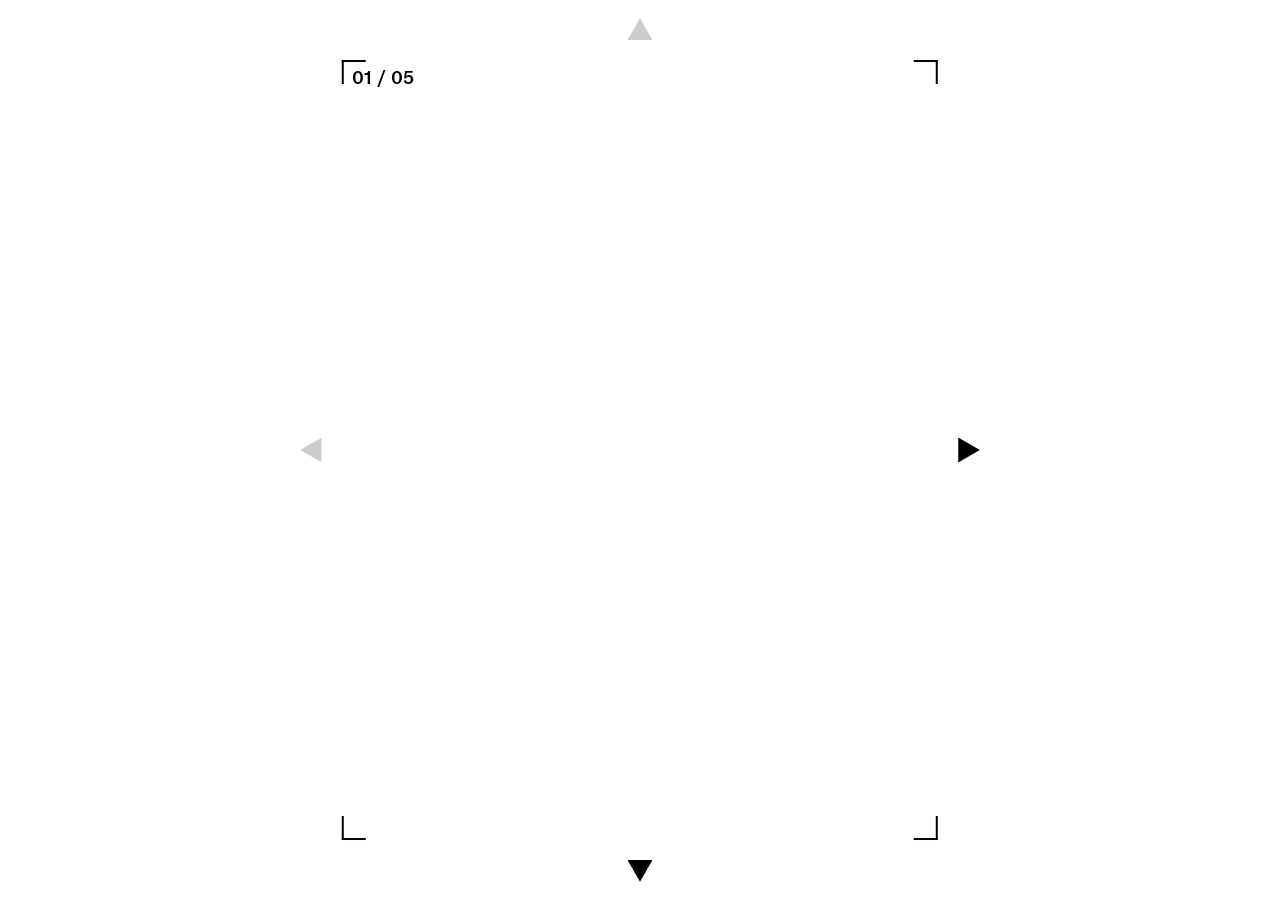
<file: content.html>
<!DOCTYPE html>
<html lang="en">
<head>
  <meta charset="UTF-8">
  <meta name="viewport" content="width=device-width, initial-scale=1.0">
  <script>
    // A reload returns to the cover before the content is painted.
    if (window.self === window.top && performance.getEntriesByType('navigation')[0]?.type === 'reload') {
      location.replace('unipedia.html');
    }
  </script>
  <title>UNIPEDIA — Content</title>
  <link rel="stylesheet" href="fonts/abc-rom.css">
  <style>
    * { box-sizing: border-box; }

    body {
      margin: 0;
      background: #fff;
      color: #000;
      font-family: "ABC ROM", sans-serif;
      font-weight: 500;
    }

    .content-page {
      position: relative;
      min-height: 100vh;
      min-height: 100svh;
      min-height: max(100svh, 376px);
    }

    .circles {
      position: absolute;
      top: 50%;
      left: 32px;
      transform: translateY(-50%);
      display: flex;
      flex-direction: column;
      gap: 14px;
      margin: 0;
      padding: 0;
      list-style: none;
    }

    .content-item {
      position: relative;
    }

    .item-label {
      font-weight: 400;
      text-align: left;
      font-size: 24px;
      line-height: 1.2;
      white-space: nowrap;
    }

    .circle {
      display: block;
      width: 17px;
      height: 17px;
      border: 2px solid #000;
      border-radius: 50%;
    }

    .corner-frame {
      position: absolute;
      top: 50%;
      left: 50%;
      transform: translate(-50%, -50%);
      width: 650px;
      height: 850px;
      background: transparent;

    }

    .frame-corner {
      position: absolute;
      width: 24px;
      height: 24px;
      border: 0 solid #000;
    }

    .top-left { top: 0; left: 0; border-top-width: 2px; border-left-width: 2px; }
    .top-right { top: 0; right: 0; border-top-width: 2px; border-right-width: 2px; }
    .bottom-left { bottom: 0; left: 0; border-bottom-width: 2px; border-left-width: 2px; }
    .bottom-right { bottom: 0; right: 0; border-bottom-width: 2px; border-right-width: 2px; }

    .frame-triangle {
      position: absolute;
      background: #000;
    }

    .triangle-top, .triangle-bottom {
      width: 25px;
      height: 21.650635px;
      left: 50%;
      transform: translateX(-50%);
    }

    .triangle-top {
      bottom: calc(100% + 20px);
      clip-path: polygon(50% 0, 100% 100%, 0 100%);
    }

    .triangle-bottom {
      top: calc(100% + 20px);
      clip-path: polygon(0 0, 100% 0, 50% 100%);
    }

    .triangle-left, .triangle-right {
      width: 21.650635px;
      height: 25px;
      top: 50%;
      transform: translateY(-50%);
    }

    .triangle-left {
      right: calc(100% + 20px);
      clip-path: polygon(0 50%, 100% 0, 100% 100%);
    }

    .triangle-right {
      left: calc(100% + 20px);
      clip-path: polygon(0 0, 100% 50%, 0 100%);
    }

    button { font: inherit; color: inherit; cursor: pointer; }
    .directory-button {
      border: 0;
      padding: 0;
      background: none;
      display: grid;
      grid-template-columns: 17px auto;
      column-gap: calc(50px / 3);
      align-items: start;
    }
    .directory-button .circle { margin-top: calc((24px * 1.2 - 17px) / 2); }
    .directory-button[aria-current="page"] .circle { background: #000; }
    .frame-triangle { border: 0; padding: 0; }
    .frame-triangle:disabled { opacity: .2; cursor: default; }
    button:focus-visible, a:focus-visible { outline: 2px solid #777; outline-offset: 5px; }
    .page-viewport { position: absolute; inset: 0; overflow: hidden; }
    .page-content { position: absolute; inset: 0; background: white; height: 100%; padding: clamp(20px, 5vw, 56px); overflow: auto; }
    .page-content footer { position: absolute; left: 10px; top: 10px; margin: 0; font-size: 18px; line-height: 1; }
    .corner-frame {
      width: min(650px, calc(100vw - 120px), calc((100svh - 120px) * 650 / 850));
      height: auto;
      aspect-ratio: 650 / 850;
    }
    .content-page { min-height: max(100svh, 360px); }
    @media (max-width: 1699px) { .circles { display: none; } }
    @media (max-height: 359px) {
      .corner-frame { width: min(650px, calc(100vw - 120px), 183px); }
    }
  </style>
</head>
<body>
  <main class="content-page" aria-label="UNIPEDIA content">
    <ul class="circles">
      <li class="content-item"><button class="directory-button" data-page="0"><span class="circle" aria-hidden="true"></span><span class="item-label">Intro</span></button></li>
      <li class="content-item"><button class="directory-button" data-page="1"><span class="circle" aria-hidden="true"></span><span class="item-label">For Unicode</span></button></li>
      <li class="content-item"><button class="directory-button" data-page="2"><span class="circle" aria-hidden="true"></span><span class="item-label">For Hexadecimal Code</span></button></li>
      <li class="content-item"><button class="directory-button" data-page="3"><span class="circle" aria-hidden="true"></span><span class="item-label">For Ideographic<br>Description Symbols</span></button></li>
      <li class="content-item"><button class="directory-button" data-page="4"><span class="circle" aria-hidden="true"></span><span class="item-label">*Drafts</span></button></li>
    </ul>
    <div class="corner-frame">
      <div class="page-viewport">
      <article class="page-content" aria-live="polite" aria-atomic="true">
        <div class="page-body"></div>
        <footer><span id="page-number">01 / 05</span></footer>
      </article>
      </div>
      <span class="frame-corner top-left"></span>
      <span class="frame-corner top-right"></span>
      <span class="frame-corner bottom-left"></span>
      <span class="frame-corner bottom-right"></span>
      <button class="frame-triangle triangle-top" data-step="-1" aria-label="Previous section"></button>
      <button class="frame-triangle triangle-bottom" data-step="1" aria-label="Next section"></button>
      <button class="frame-triangle triangle-left" data-step="-1" aria-label="Previous content"></button>
      <button class="frame-triangle triangle-right" data-step="1" aria-label="Next content"></button>
    </div>
  </main>
<script>
    const titles = ['Intro', 'For Unicode', 'For Hexadecimal Code', 'For Ideographic Description Symbols', '*Drafts'];
    // Replace each empty string with the content for that section's slide.
    const sections = titles.map(title => ({ title, slides: ['', ''] }));
    let currentPage = 0;
    let currentSlide = 0;
    function renderPage(index, slide = 0) {
      currentPage = Math.max(0, Math.min(titles.length - 1, index));
      currentSlide = Math.max(0, Math.min(sections[currentPage].slides.length - 1, slide));
      document.querySelector('.page-body').textContent = sections[currentPage].slides[currentSlide];
      document.querySelector('.page-content').setAttribute('aria-label', `${titles[currentPage]}, content ${currentSlide + 1}`);
      document.getElementById('page-number').textContent = `${String(currentPage + 1).padStart(2, '0')} / 05`;
      document.querySelector('.page-content').scrollTop = 0;
      document.querySelectorAll('[data-page]').forEach(button => {
        if (Number(button.dataset.page) === currentPage) button.setAttribute('aria-current', 'page');
        else button.removeAttribute('aria-current');
      });
      document.querySelectorAll('[data-step]').forEach(button => {
        const horizontal = button.classList.contains('triangle-left') || button.classList.contains('triangle-right');
        const position = horizontal ? currentSlide : currentPage;
        const count = horizontal ? sections[currentPage].slides.length : sections.length;
        button.disabled = Number(button.dataset.step) < 0 ? position === 0 : position === count - 1;
      });
    }
    let turning = false;
    async function showPage(index, direction, slide = 0) {
      const next = Math.max(0, Math.min(titles.length - 1, index));
      const nextSlide = Math.max(0, Math.min(sections[next].slides.length - 1, slide));
      if (turning || (next === currentPage && nextSlide === currentSlide)) return;
      direction ||= next > currentPage ? 'bottom' : 'top';
      const page = document.querySelector('.page-content');
      if (matchMedia('(prefers-reduced-motion: reduce)').matches) {
        renderPage(next, nextSlide);
        return;
      }
      const vectors = { right: [100, 0], left: [-100, 0], top: [0, -100], bottom: [0, 100] };
      const [x, y] = vectors[direction];
      const outgoing = page.cloneNode(true);
      outgoing.removeAttribute('aria-live');
      outgoing.setAttribute('aria-hidden', 'true');
      outgoing.inert = true;
      outgoing.removeAttribute('id');
      outgoing.querySelectorAll('[id]').forEach(element => element.removeAttribute('id'));
      page.parentElement.append(outgoing);
      outgoing.scrollTop = page.scrollTop;
      turning = true;
      const animations = [];
      try {
        renderPage(next, nextSlide);
        const options = { duration: 500, easing: 'ease-in-out', fill: 'both' };
        animations.push(outgoing.animate([
          { transform: 'translate(0, 0)' },
          { transform: `translate(${-x}%, ${-y}%)` }
        ], options));
        animations.push(page.animate([
          { transform: `translate(${x}%, ${y}%)` },
          { transform: 'translate(0, 0)' }
        ], options));
        await Promise.all(animations.map(animation => animation.finished));
      } finally {
        outgoing.remove();
        animations.forEach(animation => animation.cancel());
        turning = false;
      }
    }
    function navigate(direction) {
      if (direction === 'left' || direction === 'right') {
        showPage(currentPage, direction, currentSlide + (direction === 'left' ? -1 : 1));
      } else {
        showPage(currentPage + (direction === 'top' ? -1 : 1), direction, 0);
      }
    }
    document.querySelectorAll('[data-page]').forEach(button => button.addEventListener('click', () => {
      const section = Number(button.dataset.page);
      if (section !== currentPage) showPage(section);
    }));
    document.querySelectorAll('[data-step]').forEach(button => button.addEventListener('click', () => {
      navigate(['top', 'bottom', 'left', 'right'].find(direction => button.classList.contains(`triangle-${direction}`)));
    }));
    document.addEventListener('keydown', event => {
      if (event.altKey || event.ctrlKey || event.metaKey || event.shiftKey) return;
      const direction = { ArrowLeft: 'left', ArrowRight: 'right', ArrowUp: 'top', ArrowDown: 'bottom' }[event.key];
      if (direction) {
        event.preventDefault();
        navigate(direction);
      }
    });
    renderPage(0);
  </script>
</body>
</html>
</file>
<file: fonts/abc-rom.css>
@font-face {
  font-family: "ABC ROM";
  src: url("abc-rom/ABCROM-Black-Trial.woff2") format("woff2"),
       url("abc-rom/ABCROM-Black-Trial.woff") format("woff");
  font-weight: 900;
  font-style: normal;
  font-display: swap;
}

@font-face {
  font-family: "ABC ROM";
  src: url("abc-rom/ABCROM-BlackItalic-Trial.woff2") format("woff2"),
       url("abc-rom/ABCROM-BlackItalic-Trial.woff") format("woff");
  font-weight: 900;
  font-style: italic;
  font-display: swap;
}

@font-face {
  font-family: "ABC ROM";
  src: url("abc-rom/ABCROM-Bold-Trial.woff2") format("woff2"),
       url("abc-rom/ABCROM-Bold-Trial.woff") format("woff");
  font-weight: 700;
  font-style: normal;
  font-display: swap;
}

@font-face {
  font-family: "ABC ROM";
  src: url("abc-rom/ABCROM-BoldItalic-Trial.woff2") format("woff2"),
       url("abc-rom/ABCROM-BoldItalic-Trial.woff") format("woff");
  font-weight: 700;
  font-style: italic;
  font-display: swap;
}

@font-face {
  font-family: "ABC ROM";
  src: url("abc-rom/ABCROM-Book-Trial.woff2") format("woff2"),
       url("abc-rom/ABCROM-Book-Trial.woff") format("woff");
  font-weight: 450;
  font-style: normal;
  font-display: swap;
}

@font-face {
  font-family: "ABC ROM";
  src: url("abc-rom/ABCROM-BookItalic-Trial.woff2") format("woff2"),
       url("abc-rom/ABCROM-BookItalic-Trial.woff") format("woff");
  font-weight: 450;
  font-style: italic;
  font-display: swap;
}

@font-face {
  font-family: "ABC ROM";
  src: url("abc-rom/ABCROM-Heavy-Trial.woff2") format("woff2"),
       url("abc-rom/ABCROM-Heavy-Trial.woff") format("woff");
  font-weight: 800;
  font-style: normal;
  font-display: swap;
}

@font-face {
  font-family: "ABC ROM";
  src: url("abc-rom/ABCROM-HeavyItalic-Trial.woff2") format("woff2"),
       url("abc-rom/ABCROM-HeavyItalic-Trial.woff") format("woff");
  font-weight: 800;
  font-style: italic;
  font-display: swap;
}

@font-face {
  font-family: "ABC ROM";
  src: url("abc-rom/ABCROM-Light-Trial.woff2") format("woff2"),
       url("abc-rom/ABCROM-Light-Trial.woff") format("woff");
  font-weight: 300;
  font-style: normal;
  font-display: swap;
}

@font-face {
  font-family: "ABC ROM";
  src: url("abc-rom/ABCROM-LightItalic-Trial.woff2") format("woff2"),
       url("abc-rom/ABCROM-LightItalic-Trial.woff") format("woff");
  font-weight: 300;
  font-style: italic;
  font-display: swap;
}

@font-face {
  font-family: "ABC ROM";
  src: url("abc-rom/ABCROM-Medium-Trial.woff2") format("woff2"),
       url("abc-rom/ABCROM-Medium-Trial.woff") format("woff");
  font-weight: 500;
  font-style: normal;
  font-display: swap;
}

@font-face {
  font-family: "ABC ROM";
  src: url("abc-rom/ABCROM-MediumItalic-Trial.woff2") format("woff2"),
       url("abc-rom/ABCROM-MediumItalic-Trial.woff") format("woff");
  font-weight: 500;
  font-style: italic;
  font-display: swap;
}

@font-face {
  font-family: "ABC ROM";
  src: url("abc-rom/ABCROM-Regular-Trial.woff2") format("woff2"),
       url("abc-rom/ABCROM-Regular-Trial.woff") format("woff");
  font-weight: 400;
  font-style: normal;
  font-display: swap;
}

@font-face {
  font-family: "ABC ROM";
  src: url("abc-rom/ABCROM-RegularItalic-Trial.woff2") format("woff2"),
       url("abc-rom/ABCROM-RegularItalic-Trial.woff") format("woff");
  font-weight: 400;
  font-style: italic;
  font-display: swap;
}
</file>
